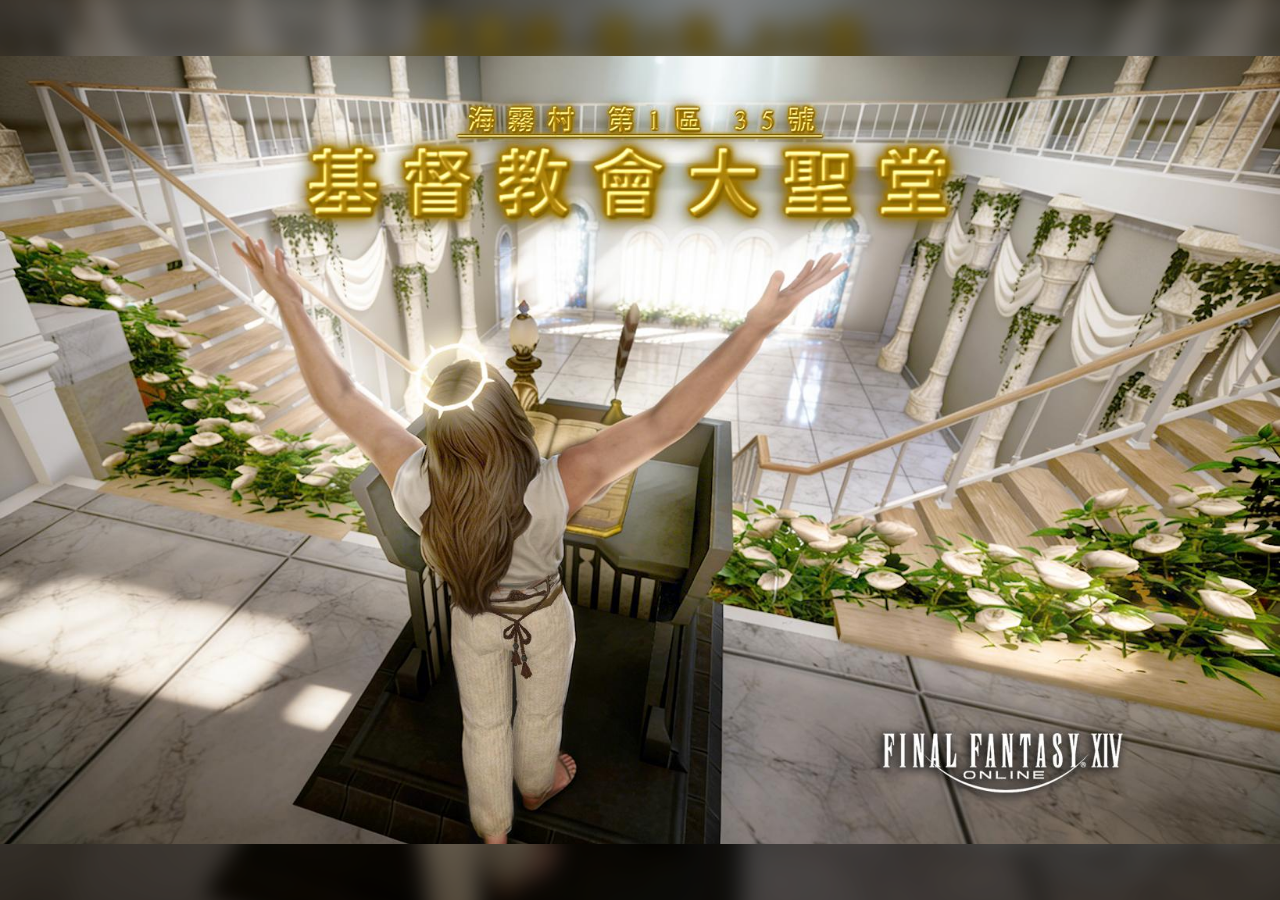
<file: index.html>
<!DOCTYPE html>
<html lang="zh-TW">

<head>
    <meta charset="UTF-8">
    <meta name="viewport" content="width=device-width, initial-scale=1.0">
    <title>FF14 基督教公會 | 艾歐澤亞的團契</title>
    <link rel="icon" type="image/png" href="images/Favicon.png">
    <style>
        body,
        html {
            margin: 0;
            padding: 0;
            height: 100%;
            overflow: hidden;               
            background-color: #ffffff;
        }

        .entry-link {
            display: block;
            width: 100vw;
            height: 100vh;
            position: relative;
            overflow: hidden;
            cursor: pointer;
            background-color: #000;
        }

        /* 後圖層 */
        .back-layer {
            position: absolute;
            top: 0;
            left: 0;
            width: 100%;
            height: 100%;
            background-image: url('images/Photos/church/大聖堂1.jpg');
            background-size: cover;
            background-position: center;


            opacity: 0.65;                          /* 透明度與模糊感 */
            filter: blur(10px) brightness(0.8);;    /* 調整模糊，亮度 */
            transform: scale(1.1);

            z-index: 1;
        }

        /* 前圖層 */
        .front-layer {
            position: absolute;
            top: 0;
            left: 0;
            width: 100%;
            height: 100%;
            display: flex;
            justify-content: center;
            align-items: center;
            z-index: 2;                          
        }

        .front-layer img {
            max-width: 100%;
            max-height: 100%;
            object-fit: contain;
            animation: fadeIn 2s ease-in-out;    /* 淡入動畫 */
        }

        /* fadeIn 屬性 */
        @keyframes fadeIn {
            from {
                opacity: 0;
                transform: scale(1.05);
            }

            to {
                opacity: 1;
                transform: scale(1);
            }
        }
    </style>
</head>

<body>
    <a href="home.html" class="entry-link" onclick="enableMusic()">
        <div class="back-layer"></div>

        <div class="front-layer">
            <img src="images/Photos/church/大聖堂1.jpg" alt="FF14 基督教公會 入口大圖">
        </div>
    </a>
</body>

<script>
function enableMusic() {
    localStorage.setItem('playBgm', 'true');
    localStorage.setItem('resetMusic', 'true');
}
</script>

</html>
</file>
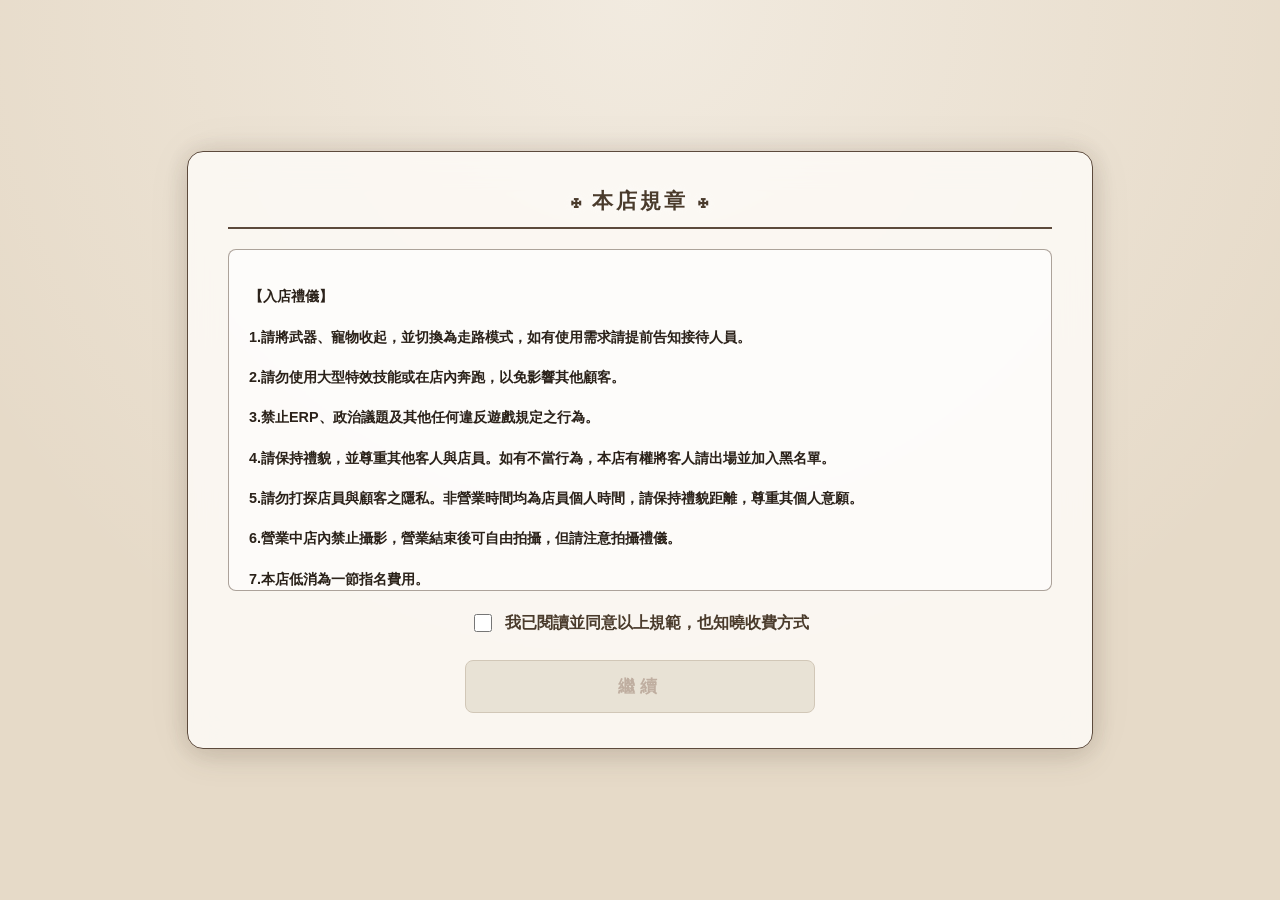
<file: booking.html>
<!DOCTYPE html>
<html lang="zh-TW">

<head>
    <meta charset="UTF-8">
    <meta name="viewport" content="width=device-width, initial-scale=1.0">
    <title>穌一下．預約系統</title>
    <link rel="icon" type="image/png" href="images/JeSoothe/Logos/3.png">
    <link rel="stylesheet" href="css/booking.css?v=260531">
</head>

<body>

    <section id="block-book">
        <div class="booking-container">

            <div id="page-1" class="wizard-step active">
                <h2 class="step-title">☩ 本店規章 ☩</h2>

                <div class="rules-container">
                    <p><strong>【入店禮儀】</strong></p>
                    <p>1.請將武器、寵物收起，並切換為走路模式，如有使用需求請提前告知接待人員。</p>
                    <p>2.請勿使用大型特效技能或在店內奔跑，以免影響其他顧客。</p>
                    <p>3.禁止ERP、政治議題及其他任何違反遊戲規定之行為。</p>
                    <p>4.請保持禮貌，並尊重其他客人與店員。如有不當行為，本店有權將客人請出場並加入黑名單。</p>
                    <p>5.請勿打探店員與顧客之隱私。非營業時間均為店員個人時間，請保持禮貌距離，尊重其個人意願。</p>
                    <p>6.營業中店內禁止攝影，營業結束後可自由拍攝，但請注意拍攝禮儀。</p>
                    <p>7.本店低消為一節指名費用。</p>

                    <p><strong>【預約制度】</strong></p>
                    <p>1.本店採預約優先制，建議提前填寫表單。當日預約截止時間為中午 12:00。</p>
                    <p>2.預約僅保留 10 分鐘，逾時將開放現場指名。</p>
                    <p>3.未預約客人歡迎入店。若心儀公關已被指名，可在大廳候位或指名其他公關。</p>

                    <p><strong>【指名計費方式】</strong></p>
                    <p>1.指名請與接待人員購買信物，一份信物代表一位客人一節的指名費用。</p>
                    <p>2.指名費用以人頭計算。入場時請與門口接待人員結算，並交易對應數量的信物。</p>

                    <p><strong>【對話與隱私】</strong></p>
                    <p>1.為了維護店內客人的談話品質與隱私，公關與客人交流禁用白頻，請將指名公關與同行夥伴加入隊伍中，使用隊伍頻道交流。</p>
                    <p>2.白頻僅限向接待人員提問，或是客人之間交流使用。</p>
                    <p>3.可以使用情感動作文字提示，但請勿洗版。</p>
                </div>

                <div class="checkbox-group">
                    <input type="checkbox" id="agree-checkbox">
                    <label for="agree-checkbox">我已閱讀並同意以上規範，也知曉收費方式</label>
                </div>

                <button type="button" class="submit-booking-btn" id="btn-next-1" disabled>繼續</button>
            </div>

            <div id="page-2" class="wizard-step">
                <h2 class="step-title">預約資料填寫</h2>
                <p class="step-desc">請填寫正確資料，如資料有誤將無法完成預約。</p>

                <div class="form-group">
                    <label class="booking-label">您的遊戲ID <span class="required">*</span></label>
                    <input type="text" id="input-game-id" class="booking-input">
                </div>

                <div class="form-group">
                    <label class="booking-label">您的伺服器 <span class="required">*</span></label>
                    <div class="custom-select-wrapper" style="max-width: 100%;">
                        <select id="select-server" class="booking-select">
                            <option value="" disabled selected>請選擇</option>
                            <option value="伊弗利特">伊弗利特</option>
                            <option value="利維坦">利維坦</option>
                            <option value="奧汀">奧汀</option>
                            <option value="巴哈姆特">巴哈姆特</option>
                            <option value="泰坦">泰坦</option>
                            <option value="迦樓羅">迦樓羅</option>
                            <option value="鳳凰">鳳凰</option>
                        </select>
                    </div>
                </div>

                <div class="form-group">
                    <label class="booking-label">預約人數 <span class="required">*</span></label>
                    <input type="text" inputmode="numeric" maxlength="2" id="input-party-size" class="booking-input"
                        min="1" max="8" value="1">
                </div>

                <div class="form-group">
                    <label class="booking-label">您的Discord ID <span class="required">*</span></label>
                    <p class="sub-label" style="margin-bottom:8px;">如預約失敗，遊戲內無法聯絡您，將由此與您聯絡。</p>
                    <input type="text" id="input-discord" class="booking-input" placeholder="例如: user#1234">
                </div>

                <div class="btn-group-row">
                    <button type="button" class="submit-booking-btn btn-secondary" id="btn-prev-2">返回</button>
                    <button type="button" class="submit-booking-btn" id="btn-next-2" disabled>繼續</button>
                </div>
            </div>

            <div id="page-3" class="wizard-step">
                <h2 class="step-title">預約詳細資訊</h2>

                <div class="booking-section">
                    <h3 class="booking-label">
                        選擇指名公關
                        <div class="tooltip-icon" onclick="">?
                            <span class="tooltip-text">
                                <strong>【指名規則】</strong><br>
                                ．最少指名 1 名公關，最多指名 3 名公關。<br>
                                ．來店人數不滿 3 位，則以人數為上限（例：2 人最多指名 2 位公關）。
                            </span>
                        </div>
                    </h3>
                    <div class="custom-select-wrapper">
                        <select id="host-select" class="booking-select">
                            <option value="" disabled selected>系統載入中...</option>
                        </select>
                    </div>
                </div>

                <div class="booking-section">
                    <h3 class="booking-label">選擇預約日期</h3>
                    <div class="custom-select-wrapper">
                        <select id="date-select" class="booking-select" disabled>
                            <option value="" disabled selected>請先選擇公關</option>
                        </select>
                    </div>
                </div>

                <div class="booking-section">
                    <h3 class="booking-label">
                        選擇預約時段 <span class="sub-label">1節 30 分鐘 (單次最多兩節)</span>
                    </h3>

                    <div id="dynamic-schedule-container">
                        <div class="date-block">
                            <div class="date-header">等待選擇日期...</div>
                            <div class="time-slots-grid" style="display: block;">
                                <div class="time-slot-disabled" id="schedule-status-text">載入班表系統中...</div>
                            </div>
                        </div>
                    </div>

                    <div class="booking-summary">
                        <div class="summary-row">
                            <span class="summary-title">當前指名：</span>
                            <span id="summary-host" class="summary-value">尚未選擇</span>
                        </div>

                        <div class="summary-row">
                            <span class="summary-title">預約人數：</span>
                            <span id="summary-party-size" class="summary-value">1 (人)</span>
                        </div>

                        <div class="summary-row">
                            <span class="summary-title">已選節數：</span>
                            <span id="summary-slots" class="summary-value">0 / 2 (節)</span>
                        </div>

                        <!-- <hr class="dashed-divider">
                        <div class="summary-row total-row">
                            <span class="summary-title">預計總金額：</span>
                            <span id="summary-price" class="gold-text">0 Gil</span>
                        </div> -->
                    </div>

                    <div class="form-group">
                        <label class="booking-label">其他需求 <span class="sub-label">(選填)</span></label>
                        <input type="text" id="input-memo" class="booking-input" placeholder="有任何特殊需求可在此備註">
                    </div>

                    <div class="btn-group-row">
                        <button type="button" class="submit-booking-btn btn-secondary" id="btn-prev-3">返回</button>
                        <button type="button" class="submit-booking-btn" id="submit-booking-btn" disabled>送出預約</button>
                    </div>
                </div>

            </div>
        </div>
    </section>

    <div id="custom-alert" class="custom-alert-overlay">
        <div class="custom-alert-box">
            <h3 class="custom-alert-title">系統提示</h3>
            <p id="custom-alert-message" class="custom-alert-message"></p>
            <div class="custom-alert-btn-group">
                <button type="button" id="custom-alert-cancel-btn" class="alert-btn alert-btn-cancel">取 消</button>
                <button type="button" id="custom-alert-confirm-btn" class="alert-btn">確 定</button>
            </div>
        </div>
    </div>

    <script>
        document.addEventListener('DOMContentLoaded', () => {
            // === 頁面切換邏輯 ===            
            const page1 = document.getElementById('page-1');
            const page2 = document.getElementById('page-2');
            const page3 = document.getElementById('page-3');

            const agreeCheckbox = document.getElementById('agree-checkbox');
            const btnNext1 = document.getElementById('btn-next-1');
            const inputGameId = document.getElementById('input-game-id');
            const selectServer = document.getElementById('select-server');
            const inputPartySize = document.getElementById('input-party-size');
            const inputDiscord = document.getElementById('input-discord');
            const btnNext2 = document.getElementById('btn-next-2');
            const btnPrev2 = document.getElementById('btn-prev-2');
            const btnPrev3 = document.getElementById('btn-prev-3');
            const submitBtn = document.getElementById('submit-booking-btn');

            // Page 1 邏輯
            agreeCheckbox.addEventListener('change', (e) => {
                btnNext1.disabled = !e.target.checked;
            });
            btnNext1.addEventListener('click', () => {
                page1.classList.remove('active');
                page2.classList.add('active');
            });

            // Page 2 邏輯 
            function validatePage2() {
                if (inputGameId.value.trim() !== "" && selectServer.value !== "" && inputDiscord.value.trim() !== "") {
                    btnNext2.disabled = false;
                } else {
                    btnNext2.disabled = true;
                }
            }

            inputGameId.addEventListener('input', validatePage2);
            selectServer.addEventListener('change', validatePage2);
            inputDiscord.addEventListener('input', validatePage2);
            inputPartySize.addEventListener('input', function () {
                this.value = this.value.replace(/[^0-9]/g, '');
                updateSummary();
            });

            btnPrev2.addEventListener('click', () => {
                page2.classList.remove('active');
                page1.classList.add('active');
            });
            btnNext2.addEventListener('click', () => {
                page2.classList.remove('active');
                page3.classList.add('active');
            });
            btnPrev3.addEventListener('click', () => {
                page3.classList.remove('active');
                page2.classList.add('active');
            });

            // === 第三頁 ===
            const MAX_SLOTS = 2;
            // const PRICE_PER_SLOT = 150000;
            const GAS_URL = "https://script.google.com/macros/s/AKfycbyehxRQ5ziO_UBoUKiwE2VUTdFtrbAp_BhIK4uhE2n6dJ-1BCTmqJUvyKImOgRBVJah/exec";

            let currentHost = "";
            let currentDate = "";
            let selectedSlots = [];

            let successfulBookings = 0;

            let globalScheduleData = [];
            let globalHeader = [];

            const hostSelect = document.getElementById('host-select');
            const dateSelect = document.getElementById('date-select');
            const summaryHost = document.getElementById('summary-host');
            const summaryPartySize = document.getElementById('summary-party-size');
            const summarySlots = document.getElementById('summary-slots');
            const summaryPrice = document.getElementById('summary-price');
            const scheduleContainer = document.getElementById('dynamic-schedule-container');
            const statusText = document.getElementById('schedule-status-text');

            // --- 0. 網頁載入：一次性抓取整張班表 ---
            fetch(GAS_URL)
                .then(res => res.json())
                .then(resData => {
                    if (resData.success && resData.data.length > 1) {
                        globalHeader = resData.data[0];
                        globalScheduleData = resData.data.slice(1);

                        // 提取A欄不重複的公關名字
                        let hosts = [...new Set(globalScheduleData.map(r => r[0]).filter(h => h))];
                        let optionsHtml = '<option value="" disabled selected>請選擇公關</option>';
                        hosts.forEach(h => {
                            optionsHtml += `<option value="${h}">${h}</option>`;
                        });
                        hostSelect.innerHTML = optionsHtml;

                        if (statusText) statusText.textContent = "請先選擇公關與日期";
                    } else {
                        hostSelect.innerHTML = '<option value="" disabled selected>查無公關資料</option>';
                        if (statusText) statusText.textContent = "目前無法連線至班表系統";
                    }
                })
                .catch(err => {
                    console.error("讀取班表失敗:", err);
                    hostSelect.innerHTML = '<option value="" disabled selected>連線失敗，請重新整理</option>';
                });

            // --- 1. 當「公關」被選擇時 ---
            hostSelect.addEventListener('change', (e) => {
                currentHost = e.target.value;
                summaryHost.textContent = currentHost;
                currentDate = "";
                clearSelectedSlots();
                renderDefaultStatus("請先選擇預約日期");

                let hostRow = globalScheduleData.find(r => r[0] === currentHost);
                let availableDates = [];

                // 從標題列抓出有開放的日期
                if (hostRow) {
                    for (let i = 1; i < globalHeader.length; i++) {
                        let d = globalHeader[i].split(" ")[0];
                        if (d && !availableDates.includes(d)) {
                            availableDates.push(d);
                        }
                    }
                }

                if (availableDates.length > 0) {
                    let optionsHtml = '<option value="" disabled selected>請選擇預約日期</option>';
                    availableDates.forEach(d => {
                        optionsHtml += `<option value="${d}">${d}</option>`;
                    });
                    dateSelect.innerHTML = optionsHtml;
                    dateSelect.disabled = false;
                } else {
                    dateSelect.innerHTML = '<option value="" disabled selected>該公關目前無排班</option>';
                    dateSelect.disabled = true;
                }
                checkSubmitState();
            });

            // --- 2. 當「日期」被選擇時 ---
            dateSelect.addEventListener('change', (e) => {
                currentDate = e.target.value;
                clearSelectedSlots();

                let hostRow = globalScheduleData.find(r => r[0] === currentHost);
                let slotsHtml = `
                    <div class="date-block">
                        <div class="date-header">${currentDate} 可預約時段</div>
                        <div class="time-slots-grid">
                `;

                if (hostRow) {
                    let hasSlots = false;
                    for (let i = 1; i < globalHeader.length; i++) {
                        let headerDate = globalHeader[i].split(" ")[0];

                        if (headerDate === currentDate) {
                            hasSlots = true;
                            let timeOnly = globalHeader[i].split(" ")[1];
                            let status = hostRow[i] || "未值班";
                            let isAvailable = (status === "可預約");

                            slotsHtml += `
                                <button type="button" class="time-slot-btn" 
                                    data-time="${globalHeader[i]}" ${!isAvailable ? 'disabled' : ''}>
                                    ${timeOnly}
                                    ${!isAvailable ? `<br><small>${status}</small>` : ''}
                                </button>`;
                        }
                    }
                    slotsHtml += `</div></div>`;

                    if (hasSlots) {
                        scheduleContainer.innerHTML = slotsHtml;
                        scheduleContainer.querySelectorAll('.time-slot-btn').forEach(btn =>
                            btn.addEventListener('click', handleTimeSlotClick)
                        );
                    } else {
                        renderDefaultStatus("本日無可用時段");
                    }
                }
                checkSubmitState();
            });

            function renderDefaultStatus(text) {
                scheduleContainer.innerHTML = `
                    <div class="date-block">
                        <div class="date-header">等待選擇...</div>
                        <div class="time-slots-grid" style="display: block;">
                            <div class="time-slot-disabled">${text}</div>
                        </div>
                    </div>`;
            }

            // --- 3. 處理時段點擊 ---
            function handleTimeSlotClick(e) {
                const btn = e.currentTarget;
                const timeValue = btn.getAttribute('data-time');

                if (btn.classList.contains('selected')) {
                    btn.classList.remove('selected');
                    selectedSlots = selectedSlots.filter(t => t !== timeValue);
                } else {
                    if (selectedSlots.length >= MAX_SLOTS) {
                        showCustomAlert(`單次預約最多只能選擇 ${MAX_SLOTS} 節喔！`);
                        return;
                    }
                    btn.classList.add('selected');
                    selectedSlots.push(timeValue);
                }
                updateSummary();
                checkSubmitState();
            }

            function updateSummary() {
                const partySize = parseInt(inputPartySize.value) || 1;
                summarySlots.textContent = `${selectedSlots.length} / ${MAX_SLOTS} (節)`;
                summaryPartySize.textContent = `${partySize} (人)`;
                // summaryPrice.textContent = `${(selectedSlots.length * PRICE_PER_SLOT * partySize).toLocaleString()} Gil`;
            }


            const customAlert = document.getElementById('custom-alert');
            const customAlertMsg = document.getElementById('custom-alert-message');
            const alertConfirmBtn = document.getElementById('custom-alert-confirm-btn');
            const alertCancelBtn = document.getElementById('custom-alert-cancel-btn');

            function showCustomAlert(message, onConfirm = null, showCancel = false, textAlign = 'center', confirmText = '確 定', cancelText = '取 消') {
                customAlertMsg.innerHTML = message.replace(/\n/g, '<br>');
                customAlertMsg.style.textAlign = textAlign;
                
                alertConfirmBtn.textContent = confirmText;
                alertCancelBtn.textContent = cancelText;

                customAlert.style.display = 'flex';
                alertCancelBtn.style.display = showCancel ? 'block' : 'none';

                alertConfirmBtn.onclick = () => {
                    customAlert.style.display = 'none';
                    if (onConfirm) onConfirm();
                };

                alertCancelBtn.onclick = () => {
                    customAlert.style.display = 'none';
                    if (cancelText === '結束預約') {
                        window.location.reload();
                    }
                };
            }

            function checkSubmitState() {
                if (currentHost !== "" && currentDate !== "" && selectedSlots.length > 0) {
                    submitBtn.disabled = false;
                } else {
                    submitBtn.disabled = true;
                }
            }

            function clearSelectedSlots() {
                selectedSlots = [];
                updateSummary();
            }

            submitBtn.addEventListener('click', () => {
                const finalData = {
                    gameId: inputGameId.value,
                    server: selectServer.value,
                    partySize: inputPartySize.value,
                    discord: inputDiscord.value,
                    host: currentHost,
                    date: currentDate,
                    slots: selectedSlots,
                    memo: document.getElementById('input-memo').value
                };

                const cleanSlots = finalData.slots.map(slot => {
                    let parts = slot.split(/[\n ]+/);
                    return parts.length > 1 ? parts[1] : slot;
                }).join(', ');


                const summaryMsg =
                    `請確認您的預約資訊：\n\n` +
                    `【角色 ID】${finalData.gameId}\n` +
                    `【伺服器】${finalData.server}\n` +
                    `【預約人數】${finalData.partySize} 人\n` +
                    `【Discord】${finalData.discord}\n` +
                    `【指名公關】${finalData.host}\n` +
                    `【預約日期】${finalData.date}\n` +
                    `【預約時段】${cleanSlots}\n\n`;


                showCustomAlert(summaryMsg, () => {
                    submitBtn.disabled = true;
                    submitBtn.textContent = "傳 送 中...";

                    fetch(GAS_URL, {
                        method: "POST",
                        body: JSON.stringify(finalData)
                    })
                        .then(res => res.json())
                        .then(resData => {
                            if (resData.success) {
                                // 預約成功，計數器 +1
                                successfulBookings++; 

                                // 計算指名上限 (最多3人，且不超過來店人數)
                                const partySize = parseInt(inputPartySize.value) || 1;
                                const maxHosts = Math.min(3, partySize);
                                const remain = maxHosts - successfulBookings;

                                if (remain > 0) {
                                    showCustomAlert(
                                        `第 ${successfulBookings} 位公關預約成功！\n\n依照您的來店人數，您還可以再指名 ${remain} 位公關。\n請問要繼續預約下一位嗎？`, 
                                        () => {
                                            currentHost = "";
                                            currentDate = "";
                                            clearSelectedSlots();
                                            hostSelect.value = "";
                                            dateSelect.innerHTML = '<option value="" disabled selected>請先選擇公關</option>';
                                            dateSelect.disabled = true;
                                            renderDefaultStatus("請先選擇公關與日期");
                                            summaryHost.textContent = "尚未選擇";
                                            submitBtn.textContent = "送 出 預 約";
                                            checkSubmitState();
                                        }, 
                                        true, 'center', '繼續預約', '結束預約'
                                    );
                                } else {
                                    showCustomAlert(
                                        `預約成功！\n\n您已達到本次來店人數的指名上限，\n穌一下期待與您相見！`, 
                                        () => { window.location.reload(); }
                                    );
                                }
                            } else {
                                showCustomAlert("預約失敗: " + resData.message);
                                submitBtn.disabled = false;
                                submitBtn.textContent = "送 出 預 約";
                            }
                        })
                        .catch(err => {
                            console.error("送出失敗", err);
                            showCustomAlert("網路連線發生錯誤，請稍後再試。");
                            submitBtn.disabled = false;
                            submitBtn.textContent = "送 出 預 約";
                        });
                }, true, 'left');
            });
        });
    </script>
</body>

</html>
</file>
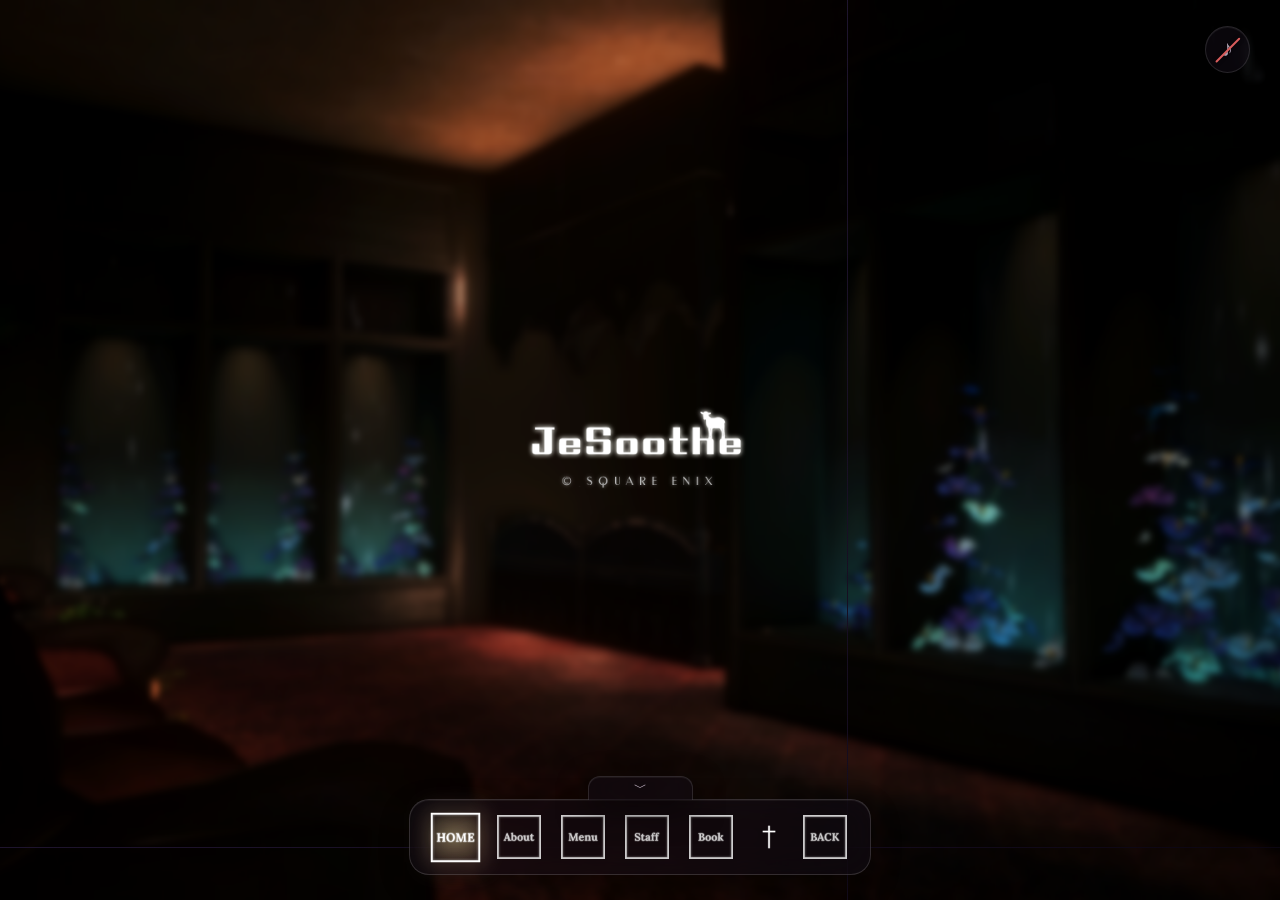
<file: JeSoothe.html>
<!DOCTYPE html>
<html lang="zh-TW">

<head>
    <meta charset="UTF-8">
    <meta name="viewport" content="width=device-width, initial-scale=1.0">
    <title>穌一下．JeSoothe</title>
    <link rel="icon" type="image/png" href="images/JeSoothe/Logos/3.png">
    <link rel="stylesheet" href="css/JeSoothe.css?v=260527">
</head>

<body>
    <audio id="bgm" loop style="display: none; visibility: hidden; position: absolute; width: 0; height: 0;">
        <source src="bgm/JeSootheBGM.mp3" type="audio/mpeg">
    </audio>

    <div class="music-player">
        <div id="music-toggle" class="music-fab" onclick="toggleMusic()">
            <span class="icon">♪</span>
        </div>
    </div>

    <div class="hotbar-wrapper" id="ui-hotbar">
        <button class="hotbar-toggle" onclick="toggleHotbar()" id="hotbar-btn">﹀</button>

        <nav class="hotbar">
            <a href="#home" onclick="switchBlock(event, 'block-home', this)" class="hotbar-slot" data-tooltip="回到首頁">
                <img src="images/JeSoothe/Hotbar/home.png" alt="Home" class="slot-icon">
            </a>
            <a href="#about" onclick="switchBlock(event, 'block-about', this)" class="hotbar-slot" data-tooltip="關於我們">
                <img src="images/JeSoothe/Hotbar/about.png" alt="about" class="slot-icon">
            </a>
            <a href="#service" onclick="switchBlock(event, 'block-service', this)" class="hotbar-slot"
                data-tooltip="服務項目">
                <img src="images/JeSoothe/Hotbar/Menu.png" alt="Service" class="slot-icon">
            </a>
            <a href="#members" onclick="switchBlock(event, 'block-members', this)" class="hotbar-slot"
                data-tooltip="店員介紹">
                <img src="images/JeSoothe/Hotbar/Staff.png" alt="Members" class="slot-icon">
            </a>
            <a href="booking.html" target="_blank" rel="noopener noreferrer" class="hotbar-slot" data-tooltip="預約指名">
                <img src="images/JeSoothe/Hotbar/Book.png" alt="Reservation" class="slot-icon">
            </a>
            <a href="index.html" class="hotbar-slot" data-tooltip="返回教堂">
                <img src="images/JeSoothe/Hotbar/BACK.png" alt="Exit" class="slot-icon">
            </a>
        </nav>
    </div>

    <section id="block-home" class="other-block">
        <picture>
            <!-- <source media="(max-width: 768px)" srcset="images/JeSoothe/耶穌張臂_直.jpg"> -->

            <img src="images/JeSoothe/Background/P2_Home_BG.png" alt="主視覺" class="fullscreen-bg">
        </picture>
        <div class="content-wrapper"> </div>
    </section>

    <section id="block-about" class="other-block">
        <picture>
            <img src="images/JeSoothe/Background/P1_About_BG.png" alt="主視覺" class="fullscreen-bg">
        </picture>
        <div class="content-wrapper">
            <h2>關於我們</h2>
            <h3 class="about-subtitle">巴哈姆特 — 海霧村 9 區 60 號</h3>
            <div class="about-main-container">

                <div class="about-panel">
                    <div class="menu-main-label">穌一下．JeSoothe</div>
                    <div class="about-content-area">
                        <div class="about-desc-text">
                            <p
                                style="color: #fce4a1dd; font-weight: bold; font-size: 1.15rem; letter-spacing: 2px; text-shadow: 0 0 8px rgba(252, 227, 161, 0.4);">
                                靈魂的集散地，心靈的舒緩店</p>
                            <br>
                            <p>在艾奧傑亞的旅途中，<br>我們征戰過無數副本，<br>也見證過無數風景。<br>然而提升裝備更為重要的，<br>是一次真正的安歇。</p>
                            <br>
                            <p>「穌一下」<br>坐落於海霧村明媚的海岸之畔。<br>雖有公關店之形，卻更像一間「心靈的食堂」。</p>
                            <br>
                            <p>此處沒有制式的服務規範，<br>亦無預設的互動腳本。</p>
                            <br>
                            <p
                                style="color: #fce4a1dd; font-weight: bold; font-size: 1.15rem; letter-spacing: 2px; text-shadow: 0 0 8px rgba(252, 227, 161, 0.4);">
                                自由，是我們唯一的風格。</p>
                            <br>
                            <p>我們深信每一位公關都是獨一無二。<br>因此，「穌一下」不設定公關的服務風格：</p>
                            <br>
                            <p>有神性光輝籠罩的神聖救贖；<br>或有如故交重逢的溫暖寒暄；<br>亦或有直率真切的靈動對話。</p>
                            <br>
                            <p>您可隨當下之心境，指名與您頻率最相契之公關。</p>
                            <br>
                            <p>為了守護每一段對話的質感與隱私：<br>
                                ．全店禁絕白頻喧囂：所有言語與歡笑，僅存於您與公關的隊伍頻道之中。<br>
                                ．純粹的對話時光：我們不供應餐飲，僅提供陪伴。</p>
                            <br>
                            <p>無論您是帶著故事而來，<br>抑或僅求片刻溫暖的依偎，<br>「穌一下」已備好一方安適的席位，<br>以及一位願傾聽您心聲的同行者。</p>
                            <br>
                            <p>主將立於海霧村的潮聲之涯，<br>於無盡的浪潮低語中，靜候您的降臨。</p>
                            <br>
                            <p style="color: #fce3a1; text-shadow: 0 1px 4px rgba(0, 0, 0, 0.9);">
                                營業時間：(五)21:00-23:00、(六)20:00-24:00</p>
                        </div>
                    </div>

                    <div class="about-social-links">
                        <a href="https://discord.gg/tzG6a2M9" target="_blank" rel="noopener noreferrer"
                            class="social-btn">
                            <img src="images/JeSoothe/about/discord.png" alt="Discord">
                        </a>
                        <a href="https://www.threads.com/@ffxiv._jesoothe?igshid=NTc4MTIwNjQ2YQ==" target="_blank"
                            rel="noopener noreferrer" class="social-btn">
                            <img src="images/JeSoothe/about/threads.png" alt="Threads">
                        </a>
                    </div>

                </div>

                <div class="about-panel">
                    <div class="menu-main-label right-label">規則與須知</div>
                    <div class="about-content-area">

                        <div class="service-list-row">
                            <div class="list-header-line">
                                <h4>✦ 入店禮儀</h4>
                            </div>
                            <div class="list-desc" style="margin-top: 10px;">
                                <p>1. 請將武器、寵物收起，並切換為走路模式，如有使用需求請提前告知接待人員。</p>
                                <p>2. 請勿使用大型特效技能或在店內奔跑，以免影響其他顧客。</p>
                                <p>3. 禁止 ERP、政治議題及其他任何違反遊戲規定之行為。</p>
                                <p>4. 請保持禮貌，並尊重其他客人與店員。如有不當行為，本店有權將客人請出場並加入黑名單。</p>
                                <p>5. 請勿打探店員與顧客之隱私。非營業時間均為店員個人時間，請保持禮貌距離，尊重其個人意願。</p>
                                <p>6. 營業中店內禁止攝影，營業結束後可自由拍攝，但請注意拍攝禮儀。</p>
                                <p>7. 本店低消為一節指名費用。</p>
                            </div>
                        </div>

                        <div class="service-list-row" style="margin-top: 25px;">
                            <div class="list-header-line">
                                <h4>✦ 預約制度</h4>
                            </div>
                            <div class="list-desc" style="margin-top: 10px;">
                                <p>1. 本店採預約優先制，建議提前填寫表單。當日預約截止時間為中午 12:00。</p>
                                <p>2. 表單預約為維持入店體驗，僅開放預約整點時段。</p>
                                <p>3. 預約僅保留 10 分鐘，逾時將開放現場指名。</p>
                                <p>4. 未預約客人歡迎入店。若心儀公關已被指名，可在大廳候位或指名其他公關。</p>
                            </div>
                        </div>

                        <div class="service-list-row" style="margin-top: 25px;">
                            <div class="list-header-line">
                                <h4>✦ 指名計費方式</h4>
                            </div>
                            <div class="list-desc" style="margin-top: 10px;">
                                <p>1. 指名請與接待人員購買信物，一份信物代表一位客人一節的指名費用。</p>
                                <p>2. 指名費用以人頭計算。入場時請與門口接待人員結算，並交易對應數量的信物。</p>
                            </div>
                        </div>

                        <div class="service-list-row" style="margin-top: 25px;">
                            <div class="list-header-line">
                                <h4>✦ 對話與隱私</h4>
                            </div>
                            <div class="list-desc" style="margin-top: 10px;">
                                <p>1. 為了維護店內客人的談話品質與隱私，公關與客人交流禁用白頻，請將指名公關與同行夥伴加入隊伍中，使用隊伍頻道交流。</p>
                                <p>2. 白頻僅限向接待人員提問，或是客人之間交流使用。</p>
                                <p>3. 可以使用情感動作文字提示，但請勿洗版。</p>
                            </div>
                        </div>
                    </div>
                </div>
            </div>
        </div>
    </section>

    <section id="block-service" class="other-block">
        <picture>
            <img src="images/JeSoothe/Background/P3_Others_BG.png" alt="主視覺" class="fullscreen-bg">
        </picture>

        <div class="content-wrapper">
            <h2>服務項目</h2>
            <div class="mobile-tabs-header">
                <button class="m-tab-btn active" id="btn-tab-left" onclick="switchMobileTab('left')">店內價目表</button>
                <button class="m-tab-btn" id="btn-tab-right" onclick="switchMobileTab('right')">公關個人服務</button>
            </div>

            <div class="service-main-container">

                <div class="service-menu-left m-active">
                    <div class="menu-main-label">店內價目表</div>

                    <div class="service-list-row">
                        <div class="list-header-line">
                            <h4>指名費用</h4>
                            <div class="list-dots"></div>
                            <div class="list-price">150,000 Gil <span class="price-sub">/人</span></div>
                        </div>
                        <div class="list-desc">
                            <p>．服務時間：每節 30 分鐘。</p>
                            <p>．指名信物：請與接待人員購買，一份信物代表一位客人30分鐘的指名費用。</p>
                            <p>．將信物交給您想指名的公關，即代表指名成功，服務將於此時正式開始。</p>
                        </div>
                    </div>

                    <div class="service-list-row">
                        <div class="list-header-line">
                            <h4>續節方式</h4>
                            <div class="list-dots"></div>
                            <div class="list-price">150,000 Gil <span class="price-sub">/人</span></div>
                        </div>
                        <div class="list-desc">
                            <p>．加時規範：結束前 5 分鐘公關將主動詢問。若該公關後續已有預約，恕不接受加時。</p>
                            <p>．每次加時 30 分鐘，同一組客人當日指名同一公關時間上限為 60 分鐘。</p>
                            <p>．超過 60 分鐘請指名其他公關。</p>
                        </div>
                    </div>

                    <div class="service-list-row">
                        <div class="list-header-line">
                            <h4>香檳塔</h4>
                            <div class="list-dots"></div>
                            <div class="list-price">400,000 Gil <span class="price-sub">/座</span></div>
                        </div>
                        <div class="list-desc">
                            <p>．當下所有未被指名的公關將會至您的包廂為您慶祝。</p>
                            <p>．需與接待人員購買相關信物後交易給公關。</p>
                        </div>
                    </div>

                    <div class="service-list-row">
                        <div class="list-header-line">
                            <h4>拍立得服務</h4>
                        </div>

                        <div class="list-sub-item-line">
                            <span class="sub-item-name">．空白拍立得</span>
                            <div class="list-dots"></div>
                            <div class="list-price">50,000 Gil <span class="price-sub">/張</span></div>
                        </div>

                        <div class="list-sub-item-line">
                            <span class="sub-item-name">．簽繪拍立得</span>
                            <div class="list-dots"></div>
                            <div class="list-price">80,000 Gil <span class="price-sub">/張</span></div>
                        </div>

                        <div class="list-desc" style="margin-top: 6px;">
                            <p>．將由本店攝影師協助拍攝。</p>
                            <p>．需與接待人員購買相關信物後交易給公關。</p>
                            <p>．視公關當下指名狀況決定是否開放購買。</p>
                            <p class="desc-highlight">※ 簽繪拍立得請事先詢問該公關是否有提供此服務。</p>
                        </div>
                    </div>

                    <div class="service-list-row">
                        <div class="list-header-line">
                            <h4>駐點繪師</h4>
                        </div>

                        <div class="list-sub-item-line">
                            <span class="sub-item-name">．Q版塗鴉貼紙</span>
                            <div class="list-dots"></div>
                            <div class="list-price">500,000 Gil <span class="price-sub">/人</span></div>
                        </div>
                            <div class="list-desc" style="margin-top: 6px; padding-left: 40px;">
                                <p class="desc-highlight">※ 如需繪製雙人圖請購買 2 份信物。</p>
                            </div>

                        <div class="list-sub-item-line">
                            <span class="sub-item-name">．正比單色插畫</span>
                            <div class="list-dots"></div>
                            <div class="list-price">800,000 Gil <span class="price-sub">/人</span></div>
                        </div>
                            <div class="list-desc" style="margin-top: 6px; padding-left: 40px;">
                                <p class="desc-highlight">※ 僅限單人。</p>
                            </div>

                        <div class="list-desc" style="margin-top: 6px;">
                            <p>．請與庭院雇員購買信物，當日如有此項服務將會於19:00開放購買，售完為止。</p>
                            <p>．Q版信物售價150,000 Gil，入店後請與繪師交易信物以及350,000 Gil。</p>
                            <p>．正比信物售價240,000 Gil，入店後請與繪師交易信物以及560,000 Gil。</p>
                            <p>．一組客人預計花費 1 - 1.5 小時，請確認時間是否充裕。</p>
                        </div>                            
                    </div>                    
                    
                    <div class="service-list-row">
                        <div class="list-header-line">
                            <h4>公關個人加購項目</h4>
                            <div class="list-dots"></div>
                            <div class="list-price text-btn-style">依公關定價</div>
                        </div>
                        <div class="list-desc">
                            <p>．公關可能提供額外服務，詳細內容與價格請見公關介紹頁面。</p>
                            <p>．加購項目請與該指名公關確認並支付。</p>
                            <p>．僅可加購當日指名公關之個人項目。</p>
                        </div>
                    </div>
                </div>

                <div class="service-sidebar-right">
                    <div class="service-tabs-container">
                        <button class="scroll-arrow left" onclick="scrollTabs(-1)">〈</button>
                        <div class="service-tabs-viewport" id="tabs-viewport">
                            <div class="category-card active" onclick="showCategory('ID1')">
                                <div class="circle-img"><img src="images/JeSoothe/members/btn/耶穌.jpg" alt=""></div>
                                <span>耶穌</span>
                            </div>
                            <div class="category-card" onclick="showCategory('ID2')">
                                <div class="circle-img"><img src="images/JeSoothe/members/btn/草莓蘋果派.jpg" alt=""></div>
                                <span>草莓蘋果派</span>
                            </div>
                            <div class="category-card" onclick="showCategory('ID3')">
                                <div class="circle-img"><img src="images/JeSoothe/members/btn/宮崎三高.jpg" alt=""></div>
                                <span>宮崎三高</span>
                            </div>
                            <div class="category-card" onclick="showCategory('ID4')">
                                <div class="circle-img"><img src="images/JeSoothe/members/btn/索爾恩.jpg" alt=""></div>
                                <span>索爾恩</span>
                            </div>
                            <div class="category-card" onclick="showCategory('ID5')">
                                <div class="circle-img"><img src="images/JeSoothe/members/btn/曜恆.jpg" alt=""></div>
                                <span>曜恆</span>
                            </div>
                            <div class="category-card" onclick="showCategory('ID6')">
                                <div class="circle-img"><img src="images/JeSoothe/members/btn/秋藍星夜.jpg" alt=""></div>
                                <span>秋藍星夜</span>
                            </div>
                            <div class="category-card" onclick="showCategory('ID7')">
                                <div class="circle-img"><img src="images/JeSoothe/members/btn/小茶茶.jpg" alt=""></div>
                                <span>小茶茶</span>
                            </div>
                            <div class="category-card" onclick="showCategory('ID8')">
                                <div class="circle-img"><img src="images/JeSoothe/members/btn/陌上旌.jpg" alt=""></div>
                                <span>陌上旌</span>
                            </div>
                            <div class="category-card" onclick="showCategory('ID9')">
                                <div class="circle-img"><img src="images/JeSoothe/members/btn/抖腳狂人鳥.jpg" alt=""></div>
                                <span>抖腳狂人鳥</span>
                            </div>
                            <div class="category-card" onclick="showCategory('ID10')">
                                <div class="circle-img"><img src="images/JeSoothe/members/btn/黑鷚鷚.jpg" alt=""></div>
                                <span>黑鷚鷚</span>
                            </div>
                            <div class="category-card" onclick="showCategory('ID11')">
                                <div class="circle-img"><img src="images/JeSoothe/members/btn/仙餅.jpg" alt=""></div>
                                <span>仙餅</span>
                            </div>
                            <div class="category-card" onclick="showCategory('ID12')">
                                <div class="circle-img"><img src="images/JeSoothe/members/btn/Kennyt.jpg" alt=""></div>
                                <span>Kennyt</span>
                            </div>
                            <div class="category-card" onclick="showCategory('ID13')">
                                <div class="circle-img"><img src="images/JeSoothe/members/btn/法珀爾.jpg" alt=""></div>
                                <span>法珀爾</span>
                            </div>
                            <div class="category-card" onclick="showCategory('ID14')">
                                <div class="circle-img"><img src="images/JeSoothe/members/btn/珀洛托.jpg" alt=""></div>
                                <span>珀洛托</span>
                            </div>
                            <div class="category-card " onclick="showCategory('ID15')">
                                <div class="circle-img"><img src="images/JeSoothe/members/btn/箬若.jpg" alt=""></div>
                                <span>箬若</span>
                            </div>
                            <div class="category-card" onclick="showCategory('ID16')">
                                <div class="circle-img"><img src="images/JeSoothe/members/btn/兔紙.jpg" alt=""></div>
                                <span>兔紙不吃紙</span>
                            </div>
                            <div class="category-card" onclick="showCategory('ID17')">
                                <div class="circle-img"><img src="images/JeSoothe/members/btn/乾煎巨蝦仁.jpg" alt=""></div>
                                <span>乾煎巨蝦仁</span>
                            </div>
                            <div class="category-card" onclick="showCategory('ID18')">
                                <div class="circle-img"><img src="images/JeSoothe/members/btn/瑟歐菲爾.jpg" alt=""></div>
                                <span>瑟歐菲爾</span>
                            </div>
                            <div class="category-card" onclick="showCategory('ID19')">
                                <div class="circle-img"><img src="images/JeSoothe/members/btn/亞諾.jpg" alt=""></div>
                                <span>亞諾</span>
                            </div>
                            <div class="category-card" onclick="showCategory('ID20')">
                                <div class="circle-img"><img src="images/JeSoothe/members/btn/酩玖.jpg" alt=""></div>
                                <span>酩玖</span>
                            </div>
                            <div class="category-card" onclick="showCategory('ID21')">
                                <div class="circle-img"><img src="images/JeSoothe/members/btn/茉茉.jpg" alt=""></div>
                                <span>臭茉茉</span>
                            </div>
                            <div class="category-card" onclick="showCategory('ID22')">
                                <div class="circle-img"><img src="images/JeSoothe/members/btn/実羅.jpg" alt=""></div>
                                <span>実羅</span>
                            </div>
                            <div class="category-card" onclick="showCategory('ID23')">
                                <div class="circle-img"><img src="images/JeSoothe/members/btn/勞贖好肥.jpg" alt=""></div>
                                <span>勞贖好肥</span>
                            </div>
                            <div class="category-card" onclick="showCategory('ID24')">
                                <div class="circle-img"><img src="images/JeSoothe/members/btn/波波透可.jpg" alt=""></div>
                                <span>波波透可</span>
                            </div>    
                            <div class="category-card" onclick="showCategory('ID25')">
                                <div class="circle-img"><img src="images/JeSoothe/members/btn/麻迦蒼.jpg" alt=""></div>
                                <span>麻迦蒼</span>
                            </div>     
                            <div class="category-card" onclick="showCategory('ID26')">
                                <div class="circle-img"><img src="images/JeSoothe/members/btn/草草.jpg" alt=""></div>
                                <span>草草</span>
                            </div>      
                            <div class="category-card" onclick="showCategory('ID27')">
                                <div class="circle-img"><img src="images/JeSoothe/members/btn/肩刀一百劊.jpg" alt=""></div>
                                <span>肩刀一百劊</span>
                            </div>     
                            <div class="category-card" onclick="showCategory('ID28')">
                                <div class="circle-img"><img src="images/JeSoothe/members/btn/伊萊諾斯.jpg" alt=""></div>
                                <span>伊萊諾斯</span>
                            </div>                                                                                                          
                        </div>
                        <button class="scroll-arrow right" onclick="scrollTabs(1)">〉</button>
                    </div>

                    <div class="menu-main-label right-label">公關個人服務</div>

                    <div class="service-content-area">
                        <div id="cat-ID1" class="service-cat-block active">
                            <h3 class="staff-name-title">耶穌</h3>
                            <div class="service-list-row">
                                <div class="list-header-line">
                                    <h4>✦ 簽繪拍立得</h4>
                                    <div class="list-dots"></div>
                                    <div class="list-price">✕</div>
                                </div>
                            </div>
                            <div class="service-list-row">
                                <div class="list-header-line">
                                    <h4>✦ 祈禱告解</h4>
                                    <div class="list-dots"></div>
                                    <div class="list-price">50,000 Gil</div>
                                </div>
                                <div class="list-desc">
                                    <p>．你可以跟我說你這一週犯的錯。我不會笑你，也不罵你，為你祈禱。</p>
                                </div>
                            </div>
                            <div class="service-list-row">
                                <div class="list-header-line">
                                    <h4>✦ 神蹟復活</h4>
                                    <div class="list-dots"></div>
                                    <div class="list-price">10,000 Gil</div>
                                </div>
                                <div class="list-desc">
                                    <p>．在店內死亡的弟兄姊妹, 為你上演一場復活神蹟。</p>
                                </div>
                            </div>
                            <div class="service-list-row">
                                <div class="list-header-line">
                                    <h4>✦ 為耶穌獻上最大祝福</h4>
                                    <div class="list-dots"></div>
                                    <div class="list-price">100,000 Gil以上</div>
                                </div>
                                <div class="list-desc">
                                    <p>．沒任何服務，只願你平安。</p>
                                </div>
                            </div>
                            <div class="service-list-row">
                                <br>
                                <div class="list-desc">
                                    <p>備註：</p>
                                    <p>上班時間不定。遇到我就是當天的奇蹟。<br>請勿餵食。我吃五餅二魚就行了。</p>
                                </div>
                            </div>
                        </div>

                        <div id="cat-ID2" class="service-cat-block">
                            <h3 class="staff-name-title">草莓蘋果派</h3>
                            <div class="service-list-row">
                                <div class="list-header-line">
                                    <h4>✦ 簽繪拍立得</h4>
                                    <div class="list-dots"></div>
                                    <div class="list-price">◯</div>
                                </div>
                            </div>
                            <div class="service-list-row">
                                <div class="list-header-line">
                                    <h4>✦ 兔女郎人男寫真</h4>
                                    <div class="list-dots"></div>
                                    <div class="list-price">15,000 Gil</div>
                                </div>
                                <div class="list-desc">
                                    <p>．欸，這是我買的兔女郎人男寫真，分享給你。</p>
                                </div>
                            </div>
                            <div class="service-list-row">
                                <div class="list-header-line">
                                    <h4>✦ 死庫水人男寫真</h4>
                                    <div class="list-dots"></div>
                                    <div class="list-price">30,000 Gil</div>
                                </div>
                                <div class="list-desc">
                                    <p>．上次我去同人場買死庫水人男寫真送的簽名照，分你一張。</p>
                                </div>
                            </div>
                        </div>

                        <div id="cat-ID3" class="service-cat-block">
                            <h3 class="staff-name-title">宮崎三高</h3>
                            <div class="service-list-row">
                                <div class="list-header-line">
                                    <h4>✦ 簽繪拍立得</h4>
                                    <div class="list-dots"></div>
                                    <div class="list-price">◯</div>
                                </div>
                            </div>
                            <div class="service-list-row">
                                <div class="list-header-line">
                                    <h4>✦ JeSoothe插花體驗</h4>
                                    <div class="list-dots"></div>
                                    <div class="list-price">450,000 Gil</div>
                                </div>
                                <div class="list-desc">
                                    <p>．希望這抹花香，能成為冒險者們忙碌之餘的一絲慰藉。</p>
                                    <p>．預約制︱單人插花服務（1-1.5小時)</p>
                                    <p>．體驗內容為純色背景+模特插花+打光，並提供五張紀念照片。</p>
                                    <p>．請預約週六最晚的時段，並在預約表單備註欄告知需要插花體驗。</p>
                                    <p>．紀念照片客人可自由收藏或是發布於社群。</p>
                                    <p>．有任何問題請至threads私訊或是在穌一下DC「我有問題」頻道@宮崎三高詢問。</p>
                                </div>
                            </div>
                        </div>

                        <div id="cat-ID4" class="service-cat-block">
                            <h3 class="staff-name-title">索爾恩</h3>
                            <div class="service-list-row">
                                <div class="list-header-line">
                                    <h4>✦ 簽繪拍立得</h4>
                                    <div class="list-dots"></div>
                                    <div class="list-price">◯</div>
                                </div>
                            </div>
                            <div class="service-list-row">
                                <div class="list-header-line">
                                    <h4>✦ 簡易Q版小插圖</h4>
                                    <div class="list-dots"></div>
                                    <div class="list-price">10,000 Gil</div>
                                </div>
                                <div class="list-desc">
                                    <p>．無上色，時間約5-15分鐘，私訊提供雲端下載。</p>
                                </div>
                            </div>
                        </div>

                        <div id="cat-ID5" class="service-cat-block">
                            <h3 class="staff-name-title">曜恆</h3>
                            <div class="service-list-row">
                                <div class="list-header-line">
                                    <h4>✦ 簽繪拍立得</h4>
                                    <div class="list-dots"></div>
                                    <div class="list-price">✕</div>
                                </div>
                            </div>
                        </div>

                        <div id="cat-ID6" class="service-cat-block">
                            <h3 class="staff-name-title">秋藍星夜</h3>
                            <div class="service-list-row">
                                <div class="list-header-line">
                                    <h4>✦ 簽繪拍立得</h4>
                                    <div class="list-dots"></div>
                                    <div class="list-price">✕</div>
                                </div>
                            </div>
                            <div class="service-list-row">
                                <div class="list-header-line">
                                    <h4>✦ 秋秋的星藍石</h4>
                                    <div class="list-dots"></div>
                                    <div class="list-price">7,777 Gil</div>
                                </div>
                                <div class="list-desc">
                                    <p>．象徵著幸運與希望的藍寶石，請帶上蘊含著我滿滿心意的祝福，走遍艾奧傑亞的每個角落吧<3 </p>
                                </div>
                            </div>
                        </div>

                        <div id="cat-ID7" class="service-cat-block">
                            <h3 class="staff-name-title">小茶茶</h3>
                            <div class="service-list-row">
                                <div class="list-header-line">
                                    <h4>✦ 簽繪拍立得</h4>
                                    <div class="list-dots"></div>
                                    <div class="list-price">✕</div>
                                </div>
                            </div>
                            <div class="service-list-row">
                                <div class="list-header-line">
                                    <h4>✦ 茶茶泡的茶</h4>
                                    <div class="list-dots"></div>
                                    <div class="list-price">5,000 Gil</div>
                                </div>
                                <div class="list-desc">
                                    <p>． 用茶茶本人泡出來的茶。永遠都是高山茶。</p>
                                </div>
                            </div>
                        </div>

                        <div id="cat-ID8" class="service-cat-block">
                            <h3 class="staff-name-title">陌上旌</h3>
                            <div class="service-list-row">
                                <div class="list-header-line">
                                    <h4>✦ 簽繪拍立得</h4>
                                    <div class="list-dots"></div>
                                    <div class="list-price">◯</div>
                                </div>
                            </div>
                        </div>

                        <div id="cat-ID9" class="service-cat-block">
                            <h3 class="staff-name-title">抖腳狂人鳥</h3>
                            <div class="service-list-row">
                                <div class="list-header-line">
                                    <h4>✦ 簽繪拍立得</h4>
                                    <div class="list-dots"></div>
                                    <div class="list-price">✕</div>
                                </div>
                            </div>
                            <div class="service-list-row">
                                <div class="list-header-line">
                                    <h4>✦ 100 Gil的祝禱</h4>
                                    <div class="list-dots"></div>
                                    <div class="list-price">100 Gil</div>
                                </div>
                                <div class="list-desc">
                                    <p>．增加客人的賭運，效力大概等同於100 Gil。</p>
                                </div>
                            </div>
                        </div>

                        <div id="cat-ID10" class="service-cat-block">
                            <h3 class="staff-name-title">黑鷚鷚</h3>
                            <div class="service-list-row">
                                <div class="list-header-line">
                                    <h4>✦ 簽繪拍立得</h4>
                                    <div class="list-dots"></div>
                                    <div class="list-price">◯</div>
                                </div>
                            </div>
                            <div class="service-list-row">
                                <div class="list-header-line">
                                    <h4>✦ 矜持</h4>
                                    <div class="list-dots"></div>
                                    <div class="list-price">10,000 Gil</div>
                                </div>
                                <div class="list-desc">
                                    <p>．貓就該有貓的樣子，不准給我用顔文字！！ヽ(#`Д´)ﾉ</p>
                                </div>
                                <div class="list-header-line">
                                    <h4>✦ 驚喜</h4>
                                    <div class="list-dots"></div>
                                    <div class="list-price">20,000 Gil</div>
                                </div>
                                <div class="list-desc">
                                    <p>．筆都拿出來了。（此為購買拍立得簽繪後可加購項目）</p>
                                </div>
                            </div>
                        </div>

                        <div id="cat-ID11" class="service-cat-block">
                            <h3 class="staff-name-title">仙餅</h3>
                            <div class="service-list-row">
                                <div class="list-header-line">
                                    <h4>✦ 簽繪拍立得</h4>
                                    <div class="list-dots"></div>
                                    <div class="list-price">✕</div>
                                </div>
                            </div>
                        </div>

                        <div id="cat-ID12" class="service-cat-block">
                            <h3 class="staff-name-title">Kennyt</h3>
                            <div class="service-list-row">
                                <div class="list-header-line">
                                    <h4>✦ 簽繪拍立得</h4>
                                    <div class="list-dots"></div>
                                    <div class="list-price">✕</div>
                                </div>
                            </div>
                            <div class="service-list-row">
                                <div class="list-header-line">
                                    <h4>✦ 不聊天只彈琴</h4>
                                    <div class="list-dots"></div>
                                    <div class="list-price">200,000 Gil</div>
                                </div>
                                <div class="list-desc">
                                    <p>．客人可提出想聽什麼類型的歌曲，會盡可能滿足要求。</p>
                                </div>
                            </div>
                        </div>

                        <div id="cat-ID13" class="service-cat-block">
                            <h3 class="staff-name-title">法珀爾</h3>
                            <div class="service-list-row">
                                <div class="list-header-line">
                                    <h4>✦ 簽繪拍立得</h4>
                                    <div class="list-dots"></div>
                                    <div class="list-price">✕</div>
                                </div>
                            </div>
                            <div class="service-list-row">
                                <div class="list-header-line">
                                    <h4>✦ 鯰魚送幸福</h4>
                                    <div class="list-dots"></div>
                                    <div class="list-price">50,000 Gil</div>
                                </div>
                                <div class="list-desc">
                                    <p>．穿著鯰魚套裝送上新鮮特餐，運氣好的話會看到跳舞服務。</p>
                                </div>
                            </div>
                        </div>

                        <div id="cat-ID14" class="service-cat-block">
                            <h3 class="staff-name-title">珀洛托</h3>
                            <div class="service-list-row">
                                <div class="list-header-line">
                                    <h4>✦ 簽繪拍立得</h4>
                                    <div class="list-dots"></div>
                                    <div class="list-price">✕</div>
                                </div>
                            </div>
                            <div class="service-list-row">
                                <div class="list-header-line">
                                    <h4>✦ 塔羅礦石邀請之旅</h4>
                                    <div class="list-dots"></div>
                                    <div class="list-price">1問題/100,000 Gil</div>
                                </div>
                                <div class="list-desc">
                                    <p>．能量會變化，習慣不超過2題，以不干預生命為主，只提供建議，決定還是在個人手上。</p>
                                </div>
                            </div>
                            <div class="service-list-row">
                                <br>
                                <div class="list-desc">
                                    <p>備註：</p>
                                    <p>可能要看當天塔牌跟礦石的心情，來決定是否有這個項目。</p>
                                </div>
                            </div>
                        </div>

                        <div id="cat-ID15" class="service-cat-block">
                            <h3 class="staff-name-title">箬若</h3>
                            <div class="service-list-row">
                                <div class="list-header-line">
                                    <h4>✦ 簽繪拍立得</h4>
                                    <div class="list-dots"></div>
                                    <div class="list-price">◯</div>
                                </div>
                            </div>
                            <div class="service-list-row">
                                <div class="list-header-line">
                                    <h4>✦ 女裝驚喜包</h4>
                                    <div class="list-dots"></div>
                                    <div class="list-price">5,000 Gil</div>
                                </div>
                                <div class="list-desc">
                                    <p>．男精靈的長腿將展示最美的禮服。</p>
                                </div>
                            </div>
                        </div>

                        <div id="cat-ID16" class="service-cat-block">
                            <h3 class="staff-name-title">兔紙不吃紙</h3>
                            <div class="service-list-row">
                                <div class="list-header-line">
                                    <h4>✦ 簽繪拍立得</h4>
                                    <div class="list-dots"></div>
                                    <div class="list-price">✕</div>
                                </div>
                            </div>
                            <div class="service-list-row">
                                <div class="list-header-line">
                                    <h4>✦ 談話模式切換盲盒</h4>
                                    <div class="list-dots"></div>
                                    <div class="list-price long-price">結束後隨喜打賞<br><span
                                            class="price-sub">/參與者每人每次</span></div>
                                </div>
                                <div class="list-desc">
                                    <p>．看當日狀態隨機切換談話模式，如：好閨蜜、中二、吐槽、自戀、誇誇怪、厭世、撿到槍……等，隨機切換。</p>
                                </div>
                            </div>
                            <div class="service-list-row">
                                <div class="list-header-line">
                                    <h4>✦ 遊戲主持</h4>
                                    <div class="list-dots"></div>
                                    <div class="list-price long-price">結束後隨喜打賞<br><span
                                            class="price-sub">/參與者每人每次</span></div>
                                </div>
                                <div class="list-desc">
                                    <p>． 可帶領客人們進行簡易對話遊戲，如海龜湯、狼人殺、真心話大冒險。(註：狼人殺需6人以上才可進行)</p>
                                </div>
                            </div>
                            <div class="service-list-row">
                                <div class="list-header-line">
                                    <h4>✦ 貼面舞</h4>
                                    <div class="list-dots"></div>
                                    <div class="list-price long-price">結束後隨喜打賞<br><span
                                            class="price-sub">/參與者每人每次</span></div>
                                </div>
                                <div class="list-desc">
                                    <p>． 整套流程約1~2分鐘——隨心情接單。（註：此服務項目含裸上身，介意者請勿點）</p>
                                </div>
                            </div>
                        </div>

                        <div id="cat-ID17" class="service-cat-block">
                            <h3 class="staff-name-title">乾煎巨蝦仁</h3>
                            <div class="service-list-row">
                                <div class="list-header-line">
                                    <h4>✦ 簽繪拍立得</h4>
                                    <div class="list-dots"></div>
                                    <div class="list-price">◯</div>
                                </div>
                            </div>
                            <div class="service-list-row">
                                <div class="list-header-line">
                                    <h4>✦ 驚喜包</h4>
                                    <div class="list-dots"></div>
                                    <div class="list-price">10,000 Gil</div>
                                </div>
                                <div class="list-desc">
                                    <p>．聊天結束後隨機掉落小驚喜。可能是Q版小人、奇怪迷因、狗狗影片，或一些小東西。內容全憑當下感覺^_-</p>
                                </div>
                            </div>
                        </div>

                        <div id="cat-ID18" class="service-cat-block">
                            <h3 class="staff-name-title">瑟歐菲爾</h3>
                            <div class="service-list-row">
                                <div class="list-header-line">
                                    <h4>✦ 簽繪拍立得</h4>
                                    <div class="list-dots"></div>
                                    <div class="list-price">◯</div>
                                </div>
                            </div>
                            <div class="service-list-row">
                                <div class="list-header-line">
                                    <h4>✦ 旅行明信片</h4>
                                    <div class="list-dots"></div>
                                    <div class="list-price">30,000 Gil</div>
                                </div>
                                <div class="list-desc">
                                    <p>．與您分享我在旅途中捕捉到的景色以及心情小語。</p>
                                    <p>．明信片將會於三天後的晚上寄送至雲端網址。</p>
                                </div>
                            </div>
                        </div>

                        <div id="cat-ID19" class="service-cat-block">
                            <h3 class="staff-name-title">亞諾</h3>
                            <div class="service-list-row">
                                <div class="list-header-line">
                                    <h4>✦ 簽繪拍立得</h4>
                                    <div class="list-dots"></div>
                                    <div class="list-price">◯</div>
                                </div>
                            </div>
                            <div class="service-list-row">
                                <div class="list-header-line">
                                    <h4>✦ 更衣</h4>
                                    <div class="list-dots"></div>
                                    <div class="list-price">10,000 Gil</div>
                                </div>
                                <div class="list-desc">
                                    <p>．編號1~3隨機抽選一套服裝讓我穿，內含一套女裝，有一次重新抽選的機會。</p>
                                </div>
                            </div>
                        </div>

                        <div id="cat-ID20" class="service-cat-block">
                            <h3 class="staff-name-title">酩玖</h3>
                            <div class="service-list-row">
                                <div class="list-header-line">
                                    <h4>✦ 簽繪拍立得</h4>
                                    <div class="list-dots"></div>
                                    <div class="list-price">◯</div>
                                </div>
                            </div>
                            <div class="service-list-row">
                                <div class="list-header-line">
                                    <h4>✦ 陰濕男寫真</h4>
                                    <div class="list-dots"></div>
                                    <div class="list-price">20,000 Gil</div>
                                </div>
                                <div class="list-desc">
                                    <p>．將我...送給予你。 </p>
                                </div>
                            </div>
                            <div class="service-list-row">
                                <div class="list-header-line">
                                    <h4>✦ 要一直一直在一起</h4>
                                    <div class="list-dots"></div>
                                    <div class="list-price">60,000 Gil</div>
                                </div>
                                <div class="list-desc">
                                    <p>．以此照為證，我們會...永遠在一起的，對嗎？ </p>
                                </div>
                            </div>
                        </div>

                        <div id="cat-ID21" class="service-cat-block">
                            <h3 class="staff-name-title">臭茉茉</h3>
                            <div class="service-list-row">
                                <div class="list-header-line">
                                    <h4>✦ 簽繪拍立得</h4>
                                    <div class="list-dots"></div>
                                    <div class="list-price">◯</div>
                                </div>
                            </div>
                            <div class="service-list-row">
                                <div class="list-header-line">
                                    <h4>✦ 花語祝福</h4>
                                    <div class="list-dots"></div>
                                    <div class="list-price">15,000 Gil</div>
                                </div>
                                <div class="list-desc">
                                    <p>．從對您的感覺上隨機掉落感應到的祝福與『花類飾品』。</p>
                                </div>
                            </div>
                            <div class="service-list-row">
                                <div class="list-header-line">
                                    <h4>✦ 饗宴</h4>
                                    <div class="list-dots"></div>
                                    <div class="list-price">10,000 Gil</div>
                                </div>
                                <div class="list-desc">
                                    <p>．會準備當日的特殊餐點，請您一同享用。</p>
                                </div>
                            </div>
                            <div class="service-list-row">
                                <div class="list-header-line">
                                    <h4>✦ 治癒</h4>
                                    <div class="list-dots"></div>
                                    <div class="list-price">10,000 Gil</div>
                                </div>
                                <div class="list-desc">
                                    <p>．會從對您當日的感覺為您準備只屬於您的特殊藥水。</p>
                                </div>
                            </div>
                        </div>

                        <div id="cat-ID22" class="service-cat-block">
                            <h3 class="staff-name-title">実羅</h3>
                            <div class="service-list-row">
                                <div class="list-header-line">
                                    <h4>✦ 簽繪拍立得</h4>
                                    <div class="list-dots"></div>
                                    <div class="list-price">◯</div>
                                </div>
                            </div>
                            <div class="service-list-row">
                                <div class="list-header-line">
                                    <h4>✦ 單人拍立得</h4>
                                    <div class="list-dots"></div>
                                    <div class="list-price">30,000 Gil</div>
                                </div>
                                <div class="list-desc">
                                    <p>．実羅的單人畫拍，沒有範例，但有滿版塗鴉，保證每一張都不一樣！</p>
                                </div>
                            </div>
                            <div class="service-list-row">
                                <div class="list-header-line">
                                    <h4>✦ 歌曲分享</h4>
                                    <div class="list-dots"></div>
                                    <div class="list-price">5,000 Gil</div>
                                </div>
                                <div class="list-desc">
                                    <p>．當下憑感覺向您推薦歌曲，日韓中粵美都可能會有！</p>
                                </div>
                            </div>
                            <div class="service-list-row">
                                <div class="list-header-line">
                                    <h4>✦ 朔月骰子</h4>
                                    <div class="list-dots"></div>
                                    <div class="list-price">50,000 Gil</div>
                                </div>
                                <div class="list-desc">
                                    <p>．賭博？不賭錢，也有很多好玩的，對吧？(每位客人限一次) </p>
                                </div>
                            </div>
                        </div>

                        <div id="cat-ID23" class="service-cat-block">
                            <h3 class="staff-name-title">勞贖好肥</h3>
                            <div class="service-list-row">
                                <div class="list-header-line">
                                    <h4>✦ 簽繪拍立得</h4>
                                    <div class="list-dots"></div>
                                    <div class="list-price">◯</div>
                                </div>
                            </div>
                            <div class="service-list-row">
                                <div class="list-header-line">
                                    <h4>✦ 也許你會更喜歡這樣的我</h4>
                                    <div class="list-dots"></div>
                                    <div class="list-price">10,000 Gil</div>
                                </div>
                                <div class="list-desc">
                                    <p>．編號1~3隨機抽選一套服裝與你共度夜晚，小心不要抽到奇怪的東西了。</p>
                                </div>
                            </div>
                            <div class="service-list-row">
                                <div class="list-header-line">
                                    <h4>✦ 外帶宵夜</h4>
                                    <div class="list-dots"></div>
                                    <div class="list-price">50,000  Gil</div>
                                </div>
                                <div class="list-desc">
                                    <p>．拍立得加購項目，花費幾分鐘左右的Q版糰子繪製，附贈去背檔。</p>
                                </div>
                            </div>                            
                        </div>

                        <div id="cat-ID24" class="service-cat-block">
                            <h3 class="staff-name-title">波波透可</h3>
                            <div class="service-list-row">
                                <div class="list-header-line">
                                    <h4>✦ 簽繪拍立得</h4>
                                    <div class="list-dots"></div>
                                    <div class="list-price">◯</div>
                                </div>
                            </div>
                            <div class="service-list-row">
                                <div class="list-header-line">
                                    <h4>✦ 飼料補給</h4>
                                    <div class="list-dots"></div>
                                    <div class="list-price">100 Gil</div>
                                </div>
                                <div class="list-desc">
                                    <p>．要跟波波一起吃嗎？相信這個口感你一定會喜歡。</p>
                                </div>
                            </div>
                            <div class="service-list-row">
                                <div class="list-header-line">
                                    <h4>✦ 客選衣裝</h4>
                                    <div class="list-dots"></div>
                                    <div class="list-price">1,000 Gil</div>
                                </div>
                                <div class="list-desc">
                                    <p>．從1-20當中選擇一個你喜歡的數字，波波將依照你選擇的數字切換對應的衣裝，此項目當日只能使用一次，使用後可依照需求恢復原本的衣裝。</p>
                                </div>
                            </div>     
                            <div class="service-list-row">
                                <div class="list-header-line">
                                    <h4>✦ 代行留影</h4>
                                    <div class="list-dots"></div>
                                    <div class="list-price">? Gil</div>
                                </div>
                                <div class="list-desc">
                                    <p>．由於不是專業的光之攝影師，與以往平常不同的隨興攝影(非拍立得形式)，只是與你一起留下曾經來訪時的回憶。</p>
                                </div>
                            </div>                                
                        </div>

                        <div id="cat-ID25" class="service-cat-block">
                            <h3 class="staff-name-title">麻迦蒼</h3>
                            <div class="service-list-row">
                                <div class="list-header-line">
                                    <h4>✦ 簽繪拍立得</h4>
                                    <div class="list-dots"></div>
                                    <div class="list-price">✕</div>
                                </div>
                            </div>
                            <div class="service-list-row">
                                <div class="list-header-line">
                                    <h4>✦ 更換服裝的魔法</h4>
                                    <div class="list-dots"></div>
                                    <div class="list-price">10,000 Gil</div>
                                </div>
                                <div class="list-desc">
                                    <p>．1~10擲骰換裝，有機率魔法失敗成女裝，可依要求換回原本的服裝。</p>
                                </div>
                            </div>
                            <div class="service-list-row">
                                <div class="list-header-line">
                                    <h4>✦ 古語情詩</h4>
                                    <div class="list-dots"></div>
                                    <div class="list-price">25,000 Gil</div>
                                </div>
                                <div class="list-desc">
                                    <p>．依當日心情挑選一段情詩，貓會解析並表白對主人的喜歡。每次指名只能購買一次，非人頭計次。</p>
                                </div>
                            </div>     
                            <div class="service-list-row">
                                <div class="list-header-line">
                                    <h4>✦ 打賞罐罐錢</h4>
                                    <div class="list-dots"></div>
                                    <div class="list-price">10,000 Gil</div>
                                </div>
                                <div class="list-desc">
                                    <p>．沒有任何服務，就是打賞貓咪有錢可以買罐罐。</p>
                                </div>
                            </div>                                
                        </div>

                        <div id="cat-ID26" class="service-cat-block">
                            <h3 class="staff-name-title">草草</h3>
                            <div class="service-list-row">
                                <div class="list-header-line">
                                    <h4>✦ 簽繪拍立得</h4>
                                    <div class="list-dots"></div>
                                    <div class="list-price">◯</div>
                                </div>
                            </div>
                            <div class="service-list-row">
                                <div class="list-header-line">
                                    <h4>✦ 陽光與植物的共存關係</h4>
                                    <div class="list-dots"></div>
                                    <div class="list-price">10,000 Gil</div>
                                </div>
                                <div class="list-desc">
                                    <p>．單色魔性的單人畫像一張(可選擇要不要跟我同框)。</p>
                                </div>
                            </div>
                            <div class="service-list-row">
                                <div class="list-header-line">
                                    <h4>✦ 長成你期待的模樣</h4>
                                    <div class="list-dots"></div>
                                    <div class="list-price">30,000 Gil</div>
                                </div>
                                <div class="list-desc">
                                    <p>．草草的單人簽繪拍立得.可指定表情動作(≧∀≦)ゞ不過拍照有點慢慢要等我一下喔。</p>
                                </div>
                            </div>                               
                        </div>

                        <div id="cat-ID27" class="service-cat-block">
                            <h3 class="staff-name-title">肩刀一百劊</h3>
                            <div class="service-list-row">
                                <div class="list-header-line">
                                    <h4>✦ 簽繪拍立得</h4>
                                    <div class="list-dots"></div>
                                    <div class="list-price">◯</div>
                                </div>
                            </div>
                            <div class="service-list-row">
                                <div class="list-header-line">
                                    <h4>✦ 10秒互動影片</h4>
                                    <div class="list-dots"></div>
                                    <div class="list-price">200,000 Gil</div>
                                </div>
                                <div class="list-desc">
                                    <p>．影片內容 : 3秒片頭、3秒片尾、1段互動畫面、環境音。  ※不含音樂</p>
                                </div>
                            </div>
                            <div class="service-list-row">
                                <div class="list-header-line">
                                    <h4>✦ 15秒互動影片</h4>
                                    <div class="list-dots"></div>
                                    <div class="list-price">400,000 Gil</div>
                                </div>
                                <div class="list-desc">
                                    <p>．影片內容 : 3秒片頭、3秒片尾、2~3段互動畫面、25字配音內容、環境音。 ※不含音樂</p>
                                </div>
                            </div>                               
                        </div>

                        <div id="cat-ID28" class="service-cat-block">
                            <h3 class="staff-name-title">伊萊諾斯</h3>
                            <div class="service-list-row">
                                <div class="list-header-line">
                                    <h4>✦ 簽繪拍立得</h4>
                                    <div class="list-dots"></div>
                                    <div class="list-price">◯</div>
                                </div>
                            </div>
                            <div class="service-list-row">
                                <div class="list-header-line">
                                    <h4>✦ 換裝</h4>
                                    <div class="list-dots"></div>
                                    <div class="list-price">10,000 Gil</div>
                                </div>
                                <div class="list-desc">
                                    <p>．為您展示不同裝扮，可自由挑選心儀的服裝類型，如換裝娃娃般一同尋找最適合的模樣。</p>
                                </div>
                            </div>
                            <div class="service-list-row">
                                <div class="list-header-line">
                                    <h4>✦ 雪人模式</h4>
                                    <div class="list-dots"></div>
                                    <div class="list-price">結束後隨喜</div>
                                </div>
                                <div class="list-desc">
                                    <p>．為不擅長與真人對談的您特別準備，換上雪人裝，以沉默雪人之姿陪您放鬆聊天。</p>
                                </div>
                            </div>                               
                        </div>

                    </div>
                </div>
            </div>
        </div>
    </section>

    <section id="block-members" class="other-block">
        <picture>
            <img src="images/JeSoothe/Background/P3_Others_BG.png" alt="主視覺" class="fullscreen-bg">
        </picture>
        <div class="content-wrapper">
            <h2>店員介紹</h2>

            <div class="members-layout">
                <div class="members-sidebar">
                    <div class="member-avatar-btn active" data-title="復活" data-name="耶穌"
                        style="--bg-url: url('../images/JeSoothe/members/sidebar/耶穌_side.JPG');"
                        onclick="showMember('member-1', this)">
                        <img src="images/JeSoothe/members/btn/耶穌.jpg" alt="小頭像">
                    </div>
                    <div class="member-avatar-btn" data-title="老大" data-name="草莓蘋果派"
                        style="--bg-url: url('../images/JeSoothe/members/sidebar/草莓蘋果派_side.jpg');"
                        onclick="showMember('member-2', this)">
                        <img src="images/JeSoothe/members/btn/草莓蘋果派.jpg" alt="小頭像" class="avatar-icon">
                    </div>
                    <div class="member-avatar-btn" data-title="善意" data-name="宮崎三高"
                        style="--bg-url: url('../images/JeSoothe/members/sidebar/宮崎三高_side.jpg');"
                        onclick="showMember('member-3', this)">
                        <img src="images/JeSoothe/members/btn/宮崎三高.jpg" alt="小頭像" class="avatar-icon">
                    </div>
                    <div class="member-avatar-btn" data-title="芝麻湯圓" data-name="索爾恩"
                        style="--bg-url: url('../images/JeSoothe/members/sidebar/索爾恩_side.jpg');"
                        onclick="showMember('member-4', this)">
                        <img src="images/JeSoothe/members/btn/索爾恩.jpg" alt="小頭像" class="avatar-icon">
                    </div>
                    <div class="member-avatar-btn" data-title="轟轟龍龍" data-name="曜恆"
                        style="--bg-url: url('../images/JeSoothe/members/sidebar/曜恆_side.jpg');"
                        onclick="showMember('member-5', this)">
                        <img src="images/JeSoothe/members/btn/曜恆.jpg" alt="小頭像" class="avatar-icon">
                    </div>
                    <div class="member-avatar-btn" data-title="隨性" data-name="秋藍星夜"
                        style="--bg-url: url('../images/JeSoothe/members/sidebar/秋藍星夜_side.jpg');"
                        onclick="showMember('member-6', this)">
                        <img src="images/JeSoothe/members/btn/秋藍星夜.jpg" alt="小頭像" class="avatar-icon">
                    </div>
                    <div class="member-avatar-btn" data-title="茶王" data-name="小茶茶"
                        style="--bg-url: url('../images/JeSoothe/members/sidebar/小茶茶_side.jpg');"
                        onclick="showMember('member-7', this)">
                        <img src="images/JeSoothe/members/btn/小茶茶.jpg" alt="小頭像" class="avatar-icon">
                    </div>
                    <div class="member-avatar-btn" data-title="剛起鍋" data-name="陌上旌"
                        style="--bg-url: url('../images/JeSoothe/members/sidebar/陌上旌_side.jpg');"
                        onclick="showMember('member-8', this)">
                        <img src="images/JeSoothe/members/btn/陌上旌.jpg" alt="小頭像" class="avatar-icon">
                    </div>
                    <div class="member-avatar-btn" data-title="鳥鳥" data-name="抖腳狂人鳥"
                        style="--bg-url: url('../images/JeSoothe/members/sidebar/抖腳狂人鳥_side.jpg');"
                        onclick="showMember('member-9', this)">
                        <img src="images/JeSoothe/members/btn/抖腳狂人鳥.jpg" alt="小頭像" class="avatar-icon">
                    </div>
                    <div class="member-avatar-btn" data-title="貓" data-name="黑鷚鷚"
                        style="--bg-url: url('../images/JeSoothe/members/sidebar/黑鷚鷚_side.jpg');"
                        onclick="showMember('member-10', this)">
                        <img src="images/JeSoothe/members/btn/黑鷚鷚.jpg" alt="小頭像" class="avatar-icon">
                    </div>
                    <div class="member-avatar-btn" data-title="夜兔" data-name="仙餅"
                        style="--bg-url: url('../images/JeSoothe/members/sidebar/仙餅_side.jpg');"
                        onclick="showMember('member-11', this)">
                        <img src="images/JeSoothe/members/btn/仙餅.jpg" alt="小頭像" class="avatar-icon">
                    </div>
                    <div class="member-avatar-btn" data-title="吟遊詩人" data-name="Kennyt"
                        style="--bg-url: url('../images/JeSoothe/members/sidebar/Kennyt_side.jpg');"
                        onclick="showMember('member-12', this)">
                        <img src="images/JeSoothe/members/btn/Kennyt.jpg" alt="小頭像" class="avatar-icon">
                    </div>
                    <div class="member-avatar-btn" data-title="殘念系" data-name="法珀爾"
                        style="--bg-url: url('../images/JeSoothe/members/sidebar/法珀爾_side.jpg');"
                        onclick="showMember('member-13', this)">
                        <img src="images/JeSoothe/members/btn/法珀爾.jpg" alt="小頭像" class="avatar-icon">
                    </div>
                    <div class="member-avatar-btn" data-title="極光" data-name="珀洛托"
                        style="--bg-url: url('../images/JeSoothe/members/sidebar/珀洛托_side.jpg');"
                        onclick="showMember('member-14', this)">
                        <img src="images/JeSoothe/members/btn/珀洛托.jpg" alt="小頭像" class="avatar-icon">
                    </div>
                    <div class="member-avatar-btn" data-title="博愛" data-name="箬若"
                        style="--bg-url: url('../images/JeSoothe/members/sidebar/箬若_side.jpg');"
                        onclick="showMember('member-15', this)">
                        <img src="images/JeSoothe/members/btn/箬若.jpg" alt="小頭像" class="avatar-icon">
                    </div>
                    <div class="member-avatar-btn" data-title="危" data-name="兔紙不吃紙"
                        style="--bg-url: url('../images/JeSoothe/members/sidebar/兔紙_side.jpg');"
                        onclick="showMember('member-16', this)">
                        <img src="images/JeSoothe/members/btn/兔紙.jpg" alt="小頭像" class="avatar-icon">
                    </div>
                    <div class="member-avatar-btn" data-title="沒熟" data-name="乾煎巨蝦仁"
                        style="--bg-url: url('../images/JeSoothe/members/sidebar/乾煎巨蝦仁_side.jpg');"
                        onclick="showMember('member-17', this)">
                        <img src="images/JeSoothe/members/btn/乾煎巨蝦仁.jpg" alt="小頭像" class="avatar-icon">
                    </div>
                    <div class="member-avatar-btn" data-title="旅人" data-name="瑟歐菲爾"
                        style="--bg-url: url('../images/JeSoothe/members/sidebar/瑟歐菲爾_side.jpg');"
                        onclick="showMember('member-18', this)">
                        <img src="images/JeSoothe/members/btn/瑟歐菲爾.jpg" alt="小頭像" class="avatar-icon">
                    </div>
                    <div class="member-avatar-btn" data-title="嘿嘿" data-name="亞諾"
                        style="--bg-url: url('../images/JeSoothe/members/sidebar/亞諾_side.jpg');"
                        onclick="showMember('member-19', this)">
                        <img src="images/JeSoothe/members/btn/亞諾.jpg" alt="小頭像" class="avatar-icon">
                    </div>
                    <div class="member-avatar-btn" data-title="男鬼" data-name="酩玖"
                        style="--bg-url: url('../images/JeSoothe/members/sidebar/酩玖_side.jpg');"
                        onclick="showMember('member-20', this)">
                        <img src="images/JeSoothe/members/btn/酩玖.jpg" alt="小頭像" class="avatar-icon">
                    </div>
                    <div class="member-avatar-btn" data-title="草藥" data-name="臭茉茉"
                        style="--bg-url: url('../images/JeSoothe/members/sidebar/茉茉_side.jpg');"
                        onclick="showMember('member-21', this)">
                        <img src="images/JeSoothe/members/btn/茉茉.jpg" alt="小頭像" class="avatar-icon">
                    </div>
                    <div class="member-avatar-btn" data-title="月相" data-name="実羅"
                        style="--bg-url: url('../images/JeSoothe/members/sidebar/実羅_side.jpg');"
                        onclick="showMember('member-22', this)">
                        <img src="images/JeSoothe/members/btn/実羅.jpg" alt="小頭像" class="avatar-icon">
                    </div>
                    <div class="member-avatar-btn" data-title="繪屍" data-name="勞贖好肥"
                        style="--bg-url: url('../images/JeSoothe/members/sidebar/勞贖好肥_side.jpg');"
                        onclick="showMember('member-23', this)">
                        <img src="images/JeSoothe/members/btn/勞贖好肥.jpg" alt="小頭像" class="avatar-icon">
                    </div>
                    <div class="member-avatar-btn" data-title="恆緣" data-name="波波透可"
                        style="--bg-url: url('../images/JeSoothe/members/sidebar/波波透可_side.jpg');"
                        onclick="showMember('member-24', this)">
                        <img src="images/JeSoothe/members/btn/波波透可.jpg" alt="小頭像" class="avatar-icon">
                    </div>     
                    <div class="member-avatar-btn" data-title="家貓" data-name="麻迦蒼"
                        style="--bg-url: url('../images/JeSoothe/members/sidebar/麻迦蒼_side.jpg');"
                        onclick="showMember('member-25', this)">
                        <img src="images/JeSoothe/members/btn/麻迦蒼.jpg" alt="小頭像" class="avatar-icon">
                    </div>    
                    <div class="member-avatar-btn" data-title="絳紅" data-name="草草"
                        style="--bg-url: url('../images/JeSoothe/members/sidebar/草草_side.jpg');"
                        onclick="showMember('member-26', this)">
                        <img src="images/JeSoothe/members/btn/草草.jpg" alt="小頭像" class="avatar-icon">
                    </div>  
                    <div class="member-avatar-btn" data-title="父愛" data-name="肩刀一百劊"
                        style="--bg-url: url('../images/JeSoothe/members/sidebar/肩刀一百劊_side.jpg');"
                        onclick="showMember('member-27', this)">
                        <img src="images/JeSoothe/members/btn/肩刀一百劊.jpg" alt="小頭像" class="avatar-icon">
                    </div>    
                    <div class="member-avatar-btn" data-title="北極星" data-name="伊萊諾斯"
                        style="--bg-url: url('../images/JeSoothe/members/sidebar/伊萊諾斯_side.jpg');"
                        onclick="showMember('member-28', this)">
                        <img src="images/JeSoothe/members/btn/伊萊諾斯.jpg" alt="小頭像" class="avatar-icon">
                    </div>                                                                               
                    <div class="member-avatar-btn" data-title="女僕" data-name="Wiz"
                        style="--bg-url: url('../images/JeSoothe/members/sidebar/Wiz_side.jpg');"
                        onclick="showMember('member-80', this)">
                        <img src="images/JeSoothe/members/btn/Wiz.jpg" alt="小頭像" class="avatar-icon">
                    </div>
                    <div class="member-avatar-btn" data-title="沈著" data-name="大雞蛋"
                        style="--bg-url: url('../images/JeSoothe/members/sidebar/大雞蛋_side.jpg');"
                        onclick="showMember('member-81', this)">
                        <img src="images/JeSoothe/members/btn/大雞蛋.jpg" alt="小頭像" class="avatar-icon">
                    </div>
                    <div class="member-avatar-btn" data-title="窮鬼" data-name="小椪皮"
                        style="--bg-url: url('../images/JeSoothe/members/sidebar/小椪皮_side.jpg');"
                        onclick="showMember('member-82', this)">
                        <img src="images/JeSoothe/members/btn/小椪皮.jpg" alt="小頭像" class="avatar-icon">
                    </div>
                    <div class="member-avatar-btn" data-title="廉政" data-name="大溪幸福鎮長"
                        style="--bg-url: url('../images/JeSoothe/members/sidebar/大溪幸福鎮長_side.jpg');"
                        onclick="showMember('member-83', this)">
                        <img src="images/JeSoothe/members/btn/大溪幸福鎮長.jpg" alt="小頭像" class="avatar-icon">
                    </div>                                                                                               
                </div>

                <div class="members-content">
                    <div id="member-1" class="member-detail-card active">
                        <div class="member-info">
                            <div class="name-group">
                                <span class="member-title dynamic-title"></span>
                                <h3 class="member-id dynamic-name"></h3>
                            </div>
                            <div class="member-tags">
                                <span class="tag">復活系男子</span>
                                <span class="tag">三天後見</span>
                                <span class="tag">聖光</span>
                            </div>
                            <div class="member-desc">
                                <p>「我不是回來了，是我根本沒走。阿門。」</p>
                                <p>負責被拍照、被問問題、被要求把水變成酒，以及偶爾講一些聽不懂但結尾要說阿門的故事。</p>
                                <p>備註：上班時間不定，遇到我就是當天的奇蹟<br>請勿餵食，我吃五餅二魚就行了。</p>
                            </div>
                            <!-- <a href="這裡放公關的Threads網址" target="_blank" rel="noopener noreferrer"
                                class="member-threads-btn">
                                <img src="images/JeSoothe/members/Threads.png" alt="Threads">
                            </a> -->
                        </div>
                        <div class="member-portrait">
                            <img src="images/JeSoothe/members/耶穌.png" alt="ID1 立繪">
                        </div>
                    </div>


                    <div id="member-2" class="member-detail-card">
                        <div class="member-info">
                            <div class="name-group">
                                <span class="member-title dynamic-title"></span>
                                <h3 class="member-id dynamic-name"></h3>
                            </div>
                            <div class="member-tags">
                                <span class="tag">斜咖</span>
                                <span class="tag">賭徒</span>
                                <span class="tag">裝修</span>
                                <span class="tag">高難</span>
                            </div>
                            <div class="member-desc">
                                <p>「拒絕男色，從你我做起。...蛤？你剛剛是說兔女郎人男嗎？哪裡有兔女郎人男！！！？」</p>
                            </div>
                            <a href="https://www.threads.com/@ffxiv_meimeii" target="_blank" rel="noopener noreferrer"
                                class="member-threads-btn">
                                <img src="images/JeSoothe/members/Threads.png" alt="Threads">
                            </a>
                        </div>
                        <div class="member-portrait">
                            <img src="images/JeSoothe/members/草莓蘋果派.png" alt="ID2 立繪">
                        </div>

                    </div>

                    <div id="member-3" class="member-detail-card">
                        <div class="member-info">
                            <div class="name-group">
                                <span class="member-title dynamic-title"></span>
                                <h3 class="member-id dynamic-name"></h3>
                            </div>
                            <div class="member-tags">
                                <span class="tag">輕鬆</span>
                                <span class="tag">自娛自樂</span>
                                <span class="tag">攝影師</span>
                                <span class="tag">輕度幻想藥</span>                                
                            </div>
                            <div class="member-desc">
                                <p>「一起成為充滿善意的人好嗎？好。」</p>
                            </div>
                            <a href="https://www.threads.com/@miyazaki.617" target="_blank" rel="noopener noreferrer"
                                class="member-threads-btn">
                                <img src="images/JeSoothe/members/Threads.png" alt="Threads">
                            </a>
                        </div>
                        <div class="member-portrait">
                            <img src="images/JeSoothe/members/宮崎三高.jpg" alt="ID3 立繪">
                        </div>
                    </div>

                    <div id="member-4" class="member-detail-card">
                        <div class="member-info">
                            <div class="name-group">
                                <span class="member-title dynamic-title"></span>
                                <h3 class="member-id dynamic-name"></h3>
                            </div>
                            <div class="member-tags">
                                <span class="tag">芝麻湯圓</span>
                                <span class="tag">隨和</span>
                                <span class="tag">傾聽</span>
                                <span class="tag">重度幻想藥</span>
                            </div>
                            <div class="member-desc">
                                <p>「別動讓我好好看看你，你真可愛。」</p>
                            </div>
                            <a href="https://www.threads.com/@todorokimau" target="_blank" rel="noopener noreferrer"
                                class="member-threads-btn">
                                <img src="images/JeSoothe/members/Threads.png" alt="Threads">
                            </a>
                        </div>
                        <div class="member-portrait">
                            <img src="images/JeSoothe/members/索爾恩.png" alt="ID4 立繪">
                        </div>
                    </div>

                    <div id="member-5" class="member-detail-card">
                        <div class="member-info">
                            <div class="name-group">
                                <span class="member-title dynamic-title"></span>
                                <h3 class="member-id dynamic-name"></h3>
                            </div>
                            <div class="member-tags">
                                <span class="tag">失控</span>
                                <span class="tag">肚子餓</span>
                                <span class="tag">重度幻想藥</span>
                            </div>
                            <div class="member-desc">
                                <p>「哈哈哈哈好餓哦，可以吃客人嗎？我要吃！我要吃！」</p>
                            </div>
                            <a href="https://www.threads.com/@gugu_8159" target="_blank" rel="noopener noreferrer"
                                class="member-threads-btn">
                                <img src="images/JeSoothe/members/Threads.png" alt="Threads">
                            </a>                            
                        </div>
                        <div class="member-portrait">
                            <img src="images/JeSoothe/members/曜恆.JPG" alt="ID5 立繪">
                        </div>
                    </div>

                    <div id="member-6" class="member-detail-card">
                        <div class="member-info">
                            <div class="name-group">
                                <span class="member-title dynamic-title"></span>
                                <h3 class="member-id dynamic-name"></h3>
                            </div>
                            <div class="member-tags">
                                <span class="tag">愛聊天</span>
                                <span class="tag">喜愛熱鬧</span>
                                <span class="tag">薛丁格的E</span>
                            </div>
                            <div class="member-desc">
                                <p>「是個隨心所欲的兔，靜待你來點擊查看——今天你想聊到幾點？」</p>
                            </div>
                        </div>
                        <div class="member-portrait">
                            <img src="images/JeSoothe/members/秋藍星夜.png" alt="ID6 立繪">
                        </div>
                    </div>

                    <div id="member-7" class="member-detail-card">
                        <div class="member-info">
                            <div class="name-group">
                                <span class="member-title dynamic-title"></span>
                                <h3 class="member-id dynamic-name"></h3>
                            </div>
                            <div class="member-tags">
                                <span class="tag">不是綠茶</span>
                                <span class="tag">愛自由</span>
                                <span class="tag">誇誇全肯定bot</span>
                                <span class="tag">輕度幻想藥</span>
                            </div>
                            <div class="member-desc">
                                <p>「如人飲茶，冷暖自知——今天想喝什麼口味的茶？」</p>
                            </div>
                        </div>
                        <div class="member-portrait">
                            <img src="images/JeSoothe/members/小茶茶.png" alt="ID7 立繪">
                        </div>
                    </div>

                    <div id="member-8" class="member-detail-card">
                        <div class="member-info">
                            <div class="name-group">
                                <span class="member-title dynamic-title"></span>
                                <h3 class="member-id dynamic-name"></h3>
                            </div>
                            <div class="member-tags">
                                <span class="tag">potato</span>
                                <span class="tag">馬鈴薯</span>
                                <span class="tag">じゃがいも</span>
                                <span class="tag">輕度幻想藥</span>
                            </div>
                            <div class="member-desc">
                                <p>「剛起鍋的薯條最好吃...怎麼？不想嚐一口看看嗎？」</p>
                            </div>
                        </div>
                        <div class="member-portrait">
                            <img src="images/JeSoothe/members/陌上旌.png" alt="ID8 立繪">
                        </div>
                    </div>

                    <div id="member-9" class="member-detail-card">
                        <div class="member-info">
                            <div class="name-group">
                                <span class="member-title dynamic-title"></span>
                                <h3 class="member-id dynamic-name"></h3>
                            </div>
                            <div class="member-tags">
                                <span class="tag">種田</span>
                                <span class="tag">不睡覺</span>
                                <span class="tag">友好部族</span>
                            </div>
                            <div class="member-desc">
                                <p>「再三十秒耐色瑞爾毀滅法球就要爆炸了！」</p>
                            </div>
                        </div>
                        <div class="member-portrait">
                            <img src="images/JeSoothe/members/抖腳狂人鳥.png" alt="ID9 立繪">
                        </div>
                    </div>

                    <div id="member-10" class="member-detail-card">
                        <div class="member-info">
                            <div class="name-group">
                                <span class="member-title dynamic-title"></span>
                                <h3 class="member-id dynamic-name"></h3>
                            </div>
                            <div class="member-tags">
                                <span class="tag">陪伴貓</span>
                                <span class="tag">愛玩</span>
                                <span class="tag">怕生</span>
                            </div>
                            <div class="member-desc">
                                <p>「要去哪裡玩？帶上我！」</p>
                            </div>
                        </div>
                        <div class="member-portrait">
                            <img src="images/JeSoothe/members/黑鷚鷚.png" alt="ID10 立繪">
                        </div>
                    </div>

                    <div id="member-11" class="member-detail-card">
                        <div class="member-info">
                            <div class="name-group">
                                <span class="member-title dynamic-title"></span>
                                <h3 class="member-id dynamic-name"></h3>
                            </div>
                            <div class="member-tags">
                                <span class="tag">冷淡</span>
                                <span class="tag">溫柔</span>
                            </div>
                            <div class="member-desc">
                                <p>「我不是很會安慰人，可如果是你，我願意聽。」</p>
                            </div>
                        </div>
                        <div class="member-portrait">
                            <img src="images/JeSoothe/members/仙餅.png" alt="ID11 立繪">
                        </div>
                    </div>

                    <div id="member-12" class="member-detail-card">
                        <div class="member-info">
                            <div class="name-group">
                                <span class="member-title dynamic-title"></span>
                                <h3 class="member-id dynamic-name"></h3>
                            </div>
                            <div class="member-tags">
                                <span class="tag">傾聽</span>
                                <span class="tag">音樂人</span>
                                <span class="tag">自我認同貓女</span>
                                <span class="tag">輕度幻想藥</span>
                            </div>
                            <div class="member-desc">
                                <p>「流浪音樂教師，喜歡的音樂遍布各種風格，用樂曲賞析帶你進入更深層的音樂世界。」</p>
                            </div>
                        </div>
                        <div class="member-portrait">
                            <img src="images/JeSoothe/members/Kennyt.png" alt="ID12 立繪">
                        </div>
                    </div>

                    <div id="member-13" class="member-detail-card">
                        <div class="member-info">
                            <div class="name-group">
                                <span class="member-title dynamic-title"></span>
                                <h3 class="member-id dynamic-name"></h3>
                            </div>
                            <div class="member-tags">
                                <span class="tag">可摸摸</span>
                                <span class="tag">開口破功</span>
                                <span class="tag">愛鯰魚</span>
                                <span class="tag">輕度幻想藥</span>
                            </div>
                            <div class="member-desc">
                                <p>「吃魚的時候我只吃魚頭跟魚尾，因為我要把餘生都留給你。」</p>
                            </div>
                        </div>
                        <div class="member-portrait">
                            <img src="images/JeSoothe/members/法珀爾.png" alt="ID13 立繪">
                        </div>
                    </div>

                    <div id="member-14" class="member-detail-card">
                        <div class="member-info">
                            <div class="name-group">
                                <span class="member-title dynamic-title"></span>
                                <h3 class="member-id dynamic-name"></h3>
                            </div>
                            <div class="member-tags">
                                <span class="tag">反差</span>
                                <span class="tag">靈魂</span>
                                <span class="tag">柏拉圖</span>
                            </div>
                            <div class="member-desc">
                                <p>「或許比任何人都害怕孤獨，想試著成為別人的光。」</p>
                            </div>
                            <a href="https://www.threads.com/@poluo_tuo_aura" target="_blank" rel="noopener noreferrer"
                                class="member-threads-btn">
                                <img src="images/JeSoothe/members/Threads.png" alt="Threads">
                            </a>
                        </div>
                        <div class="member-portrait">
                            <img src="images/JeSoothe/members/珀洛托.png" alt="ID14 立繪">
                        </div>

                    </div>

                    <div id="member-15" class="member-detail-card">
                        <div class="member-info">
                            <div class="name-group">
                                <span class="member-title dynamic-title"></span>
                                <h3 class="member-id dynamic-name"></h3>
                            </div>
                            <div class="member-tags">
                                <span class="tag">慢熱</span>
                                <span class="tag">電波系</span>
                                <span class="tag">跌坑</span>
                            </div>
                            <div class="member-desc">
                                <p>談話的熱度決定發病的程度。</p>
                                <p>「我將給予平等的愛。」</p>
                            </div>
                        </div>
                        <div class="member-portrait">
                            <img src="images/JeSoothe/members/箬若.png" alt="ID15 立繪">
                        </div>
                    </div>

                    <div id="member-16" class="member-detail-card">
                        <div class="member-info">
                            <div class="name-group">
                                <span class="member-title dynamic-title"></span>
                                <h3 class="member-id dynamic-name"></h3>
                            </div>
                            <div class="member-tags">
                                <span class="tag">直率</span>
                                <span class="tag">惡趣味</span>
                                <span class="tag">出奇不意</span>
                                <span class="tag">輕度幻想藥</span>
                            </div>
                            <div class="member-desc">
                                <p>「你確定要找我聊天？你真是......勇敢。(微妙的笑)」</p>
                            </div>
                            <a href="https://www.threads.com/@rabbit_paper1207" target="_blank" rel="noopener noreferrer"
                                class="member-threads-btn">
                                <img src="images/JeSoothe/members/Threads.png" alt="Threads">
                            </a>                            
                        </div>
                        <div class="member-portrait">
                            <img src="images/JeSoothe/members/兔紙.png" alt="ID16 立繪">
                        </div>
                    </div>

                    <div id="member-17" class="member-detail-card">
                        <div class="member-info">
                            <div class="name-group">
                                <span class="member-title dynamic-title"></span>
                                <h3 class="member-id dynamic-name"></h3>
                            </div>
                            <div class="member-tags">
                                <span class="tag">天然</span>
                                <span class="tag">很會發呆</span>
                                <span class="tag">方向感？？？</span>
                                <span class="tag">輕度幻想藥</span>
                            </div>
                            <div class="member-desc">
                                <p>好耶:D</p>
                            </div>
                        </div>
                        <div class="member-portrait">
                            <img src="images/JeSoothe/members/乾煎巨蝦仁.png" alt="ID17 立繪">
                        </div>
                    </div>

                    <div id="member-18" class="member-detail-card">
                        <div class="member-info">
                            <div class="name-group">
                                <span class="member-title dynamic-title"></span>
                                <h3 class="member-id dynamic-name"></h3>
                            </div>
                            <div class="member-tags">
                                <span class="tag">溫和</span>
                                <span class="tag">獨旅</span>
                                <span class="tag">喜歡帥哥與貓</span>
                                <span class="tag">輕度幻想藥</span>
                            </div>
                            <div class="member-desc">
                                <p>「一直做的事情不一定喜歡，忍不住去做的事情才是喜歡。就像我總是期盼下一次的旅行，還有‧‧‧‧‧‧忍不住想與你見面。」</p>
                            </div>
                            <a href="https://www.threads.com/@seolfor_viera" target="_blank" rel="noopener noreferrer"
                                class="member-threads-btn">
                                <img src="images/JeSoothe/members/Threads.png" alt="Threads">
                            </a>
                        </div>
                        <div class="member-portrait">
                            <img src="images/JeSoothe/members/瑟歐菲爾.png" alt="ID18 立繪">
                        </div>

                    </div>

                    <div id="member-19" class="member-detail-card">
                        <div class="member-info">
                            <div class="name-group">
                                <span class="member-title dynamic-title"></span>
                                <h3 class="member-id dynamic-name"></h3>
                            </div>
                            <div class="member-tags">
                                <span class="tag">重男</span>
                                <span class="tag">渣</span>
                                <span class="tag">成熟只是假象(?</span>
                                <span class="tag">輕度幻想藥</span>
                            </div>
                            <div class="member-desc">
                                <p>「再多看我一下...一下就好。」</p>
                            </div>
                            <a href="https://www.threads.com/@hu_yi_918?hl=zh-tw" target="_blank"
                                rel="noopener noreferrer" class="member-threads-btn">
                                <img src="images/JeSoothe/members/Threads.png" alt="Threads">
                            </a>
                        </div>
                        <div class="member-portrait">
                            <img src="images/JeSoothe/members/亞諾.png" alt="ID19 立繪">
                        </div>

                    </div>

                    <div id="member-20" class="member-detail-card">
                        <div class="member-info">
                            <div class="name-group">
                                <span class="member-title dynamic-title"></span>
                                <h3 class="member-id dynamic-name"></h3>
                            </div>
                            <div class="member-tags">
                                <span class="tag">嗜甜</span>
                                <span class="tag">被攝者</span>
                                <span class="tag">陰濕男</span>
                            </div>
                            <div class="member-desc">
                                <p>「可以永遠糾纏在一起嗎？頭髮、命運、我...和你。」</p>
                            </div>
                        </div>
                        <div class="member-portrait">
                            <img src="images/JeSoothe/members/酩玖.png" alt="ID20 立繪">
                        </div>
                    </div>

                    <div id="member-21" class="member-detail-card">
                        <div class="member-info">
                            <div class="name-group">
                                <span class="member-title dynamic-title"></span>
                                <h3 class="member-id dynamic-name"></h3>
                            </div>
                            <div class="member-tags">
                                <span class="tag">細心</span>
                                <span class="tag">慢熱</span>
                                <span class="tag">工作狂魔</span>
                                <span class="tag">貼..貼???</span>
                                <span class="tag">輕度幻想藥</span>
                            </div>
                            <div class="member-desc">
                                <p>「痛，只是因為沒有找到真正的解藥。」</p>
                            </div>
                            <a href="https://www.threads.com/@jying_8577" target="_blank" rel="noopener noreferrer"
                                class="member-threads-btn">
                                <img src="images/JeSoothe/members/Threads.png" alt="Threads">
                            </a>                             
                        </div>
                        <div class="member-portrait">
                            <img src="images/JeSoothe/members/茉茉.png" alt="ID21 立繪">
                        </div>
                    </div>

                    <div id="member-22" class="member-detail-card">
                        <div class="member-info">
                            <div class="name-group">
                                <span class="member-title dynamic-title"></span>
                                <h3 class="member-id dynamic-name"></h3>
                            </div>
                            <div class="member-tags">
                                <span class="tag">自稱清楚系</span>
                                <span class="tag">粵語</span>
                                <span class="tag">咕嚕咕嚕</span>
                                <span class="tag">反差</span>
                                <span class="tag">輕度幻想藥</span>
                            </div>
                            <div class="member-desc">
                                <p>「月亮與潮汐之間的牽引是永恆的，像我和你一樣。」</p>
                            </div>
                            <a href="https://www.threads.com/@ascian_miraaa" target="_blank" rel="noopener noreferrer"
                                class="member-threads-btn">
                                <img src="images/JeSoothe/members/Threads.png" alt="Threads">
                            </a>                             
                        </div>
                        <div class="member-portrait">
                            <img src="images/JeSoothe/members/実羅.png" alt="ID22 立繪">
                        </div>
                    </div>

                    <div id="member-23" class="member-detail-card">
                        <div class="member-info">
                            <div class="name-group">
                                <span class="member-title dynamic-title"></span>
                                <h3 class="member-id dynamic-name"></h3>
                            </div>
                            <div class="member-tags">
                                <span class="tag">電波</span>
                                <span class="tag">小惡魔</span>
                            </div>
                            <div class="member-desc">
                                <p>「我做的菜很好吃哦~雖然衛生局不太喜歡我。」</p>
                            </div>
                            <a href="https://www.threads.com/@on2830883" target="_blank" rel="noopener noreferrer"
                                class="member-threads-btn">
                                <img src="images/JeSoothe/members/Threads.png" alt="Threads">
                            </a>                            
                        </div>
                        <div class="member-portrait">
                            <img src="images/JeSoothe/members/勞贖好肥.png" alt="ID23 立繪">
                        </div>
                    </div>

                   <div id="member-24" class="member-detail-card">
                        <div class="member-info">
                            <div class="name-group">
                                <span class="member-title dynamic-title"></span>
                                <h3 class="member-id dynamic-name"></h3>
                            </div>
                            <div class="member-tags">
                                <span class="tag">陪伴</span>
                                <span class="tag">名承</span>
                                <span class="tag">顏文字</span>
                            </div>
                            <div class="member-desc">
                                <p>「或許不特別耀眼，但會把相遇珍惜到最後。」</p>
                            </div>
                        </div>
                        <div class="member-portrait">
                            <img src="images/JeSoothe/members/波波透可.png" alt="ID24 立繪">
                        </div>
                    </div>

                   <div id="member-25" class="member-detail-card">
                        <div class="member-info">
                            <div class="name-group">
                                <span class="member-title dynamic-title"></span>
                                <h3 class="member-id dynamic-name"></h3>
                            </div>
                            <div class="member-tags">
                                <span class="tag">蹭蹭</span>
                                <span class="tag">呼嚕</span>
                                <span class="tag">喵喵</span>
                                <span class="tag">輕度幻想藥</span>
                            </div>
                            <div class="member-desc">
                                <p>「主人看起來特別累的樣子，貓給你蹭蹭，別累壞了，呼嚕呼嚕呼嚕……」</p>
                            </div>
                            <a href="https://www.threads.com/@sou_asaka" target="_blank" rel="noopener noreferrer"
                                class="member-threads-btn">
                                <img src="images/JeSoothe/members/Threads.png" alt="Threads">
                            </a>                              
                        </div>
                        <div class="member-portrait">
                            <img src="images/JeSoothe/members/麻迦蒼.png" alt="ID25 立繪">
                        </div>
                    </div>

                   <div id="member-26" class="member-detail-card">
                        <div class="member-info">
                            <div class="name-group">
                                <span class="member-title dynamic-title"></span>
                                <h3 class="member-id dynamic-name"></h3>
                            </div>
                            <div class="member-tags">
                                <span class="tag">光合作用</span>
                                <span class="tag">喜歡蹭蹭抱抱摸摸頭</span>
                            </div>
                            <div class="member-desc">
                                <p>「水啦~你就是我的太陽嗎？」</p>
                            </div>
                            <a href="https://www.threads.com/@inuyasha60835" target="_blank" rel="noopener noreferrer"
                                class="member-threads-btn">
                                <img src="images/JeSoothe/members/Threads.png" alt="Threads">
                            </a>                              
                        </div>
                        <div class="member-portrait">
                            <img src="images/JeSoothe/members/草草.png" alt="ID26 立繪">
                        </div>
                    </div>

                   <div id="member-27" class="member-detail-card">
                        <div class="member-info">
                            <div class="name-group">
                                <span class="member-title dynamic-title"></span>
                                <h3 class="member-id dynamic-name"></h3>
                            </div>
                            <div class="member-tags">
                                <span class="tag">爺爺</span>
                                <span class="tag">爽德</span>
                                <span class="tag">超爽DER撿到一百塊勒</span>
                            </div>
                            <div class="member-desc">
                                <p>「比起成為故事的主角，老夫更喜歡記錄我們彼此回憶的模樣。」</p>
                            </div>
                            <a href="https://www.threads.com/@oldman_cao" target="_blank" rel="noopener noreferrer"
                                class="member-threads-btn">
                                <img src="images/JeSoothe/members/Threads.png" alt="Threads">
                            </a>                              
                        </div>
                        <div class="member-portrait">
                            <img src="images/JeSoothe/members/肩刀一百劊.png" alt="ID27 立繪">
                        </div>
                    </div>

                   <div id="member-28" class="member-detail-card">
                        <div class="member-info">
                            <div class="name-group">
                                <span class="member-title dynamic-title"></span>
                                <h3 class="member-id dynamic-name"></h3>
                            </div>
                            <div class="member-tags">
                                <span class="tag">純愛</span>
                                <span class="tag">許願</span>
                                <span class="tag">療癒系</span>
                            </div>
                            <div class="member-desc">
                                <p>「人生迷途之中，願每次相遇都能為您帶來幸福。」</p>
                            </div>
                            <a href="https://www.threads.com/@ilainosu.ffxiv" target="_blank" rel="noopener noreferrer"
                                class="member-threads-btn">
                                <img src="images/JeSoothe/members/Threads.png" alt="Threads">
                            </a>                              
                        </div>
                        <div class="member-portrait">
                            <img src="images/JeSoothe/members/伊萊諾斯.png" alt="ID28 立繪">
                        </div>
                    </div>

                    <!-- 櫃台人員 -->
                    <div id="member-80" class="member-detail-card">
                        <div class="member-info">
                            <div class="name-group">
                                <span class="member-title dynamic-title"></span>
                                <h3 class="member-id dynamic-name"></h3>
                            </div>
                            <div class="member-tags">
                                <span class="tag">櫃台人員</span>
                            </div>
                            <div class="member-desc">
                                <p>「沒有變美味的魔法，沒有」</p>
                            </div>
                        </div>
                        <div class="member-portrait">
                            <img src="images/JeSoothe/members/Wiz.png" alt="ID80 立繪">
                        </div>
                    </div>

                    <div id="member-81" class="member-detail-card">
                        <div class="member-info">
                            <div class="name-group">
                                <span class="member-title dynamic-title"></span>
                                <h3 class="member-id dynamic-name"></h3>
                            </div>
                            <div class="member-tags">
                                <span class="tag">櫃台人員</span>
                            </div>
                            <div class="member-desc">
                                <p>「噓...要有耐心喔——」</p>
                            </div>
                           <a href="https://www.threads.com/@00_rinouo" target="_blank"
                                rel="noopener noreferrer" class="member-threads-btn">
                                <img src="images/JeSoothe/members/Threads.png" alt="Threads">
                            </a>                            
                        </div>
                        <div class="member-portrait">
                            <img src="images/JeSoothe/members/大雞蛋.png" alt="ID81 立繪">
                        </div>
                    </div>

                    <div id="member-82" class="member-detail-card">
                        <div class="member-info">
                            <div class="name-group">
                                <span class="member-title dynamic-title"></span>
                                <h3 class="member-id dynamic-name"></h3>
                            </div>
                            <div class="member-tags">
                                <span class="tag">櫃台人員</span>
                            </div>
                            <div class="member-desc">
                                <p>「打工不為夢想，只為籌本金回賭場。有錢就消失，出現在這就是輸光了。」</p>
                            </div>
                        </div>
                        <div class="member-portrait">
                            <img src="images/JeSoothe/members/小椪皮.png" alt="ID82 立繪">
                        </div>
                    </div>

                    <div id="member-83" class="member-detail-card">
                        <div class="member-info">
                            <div class="name-group">
                                <span class="member-title dynamic-title"></span>
                                <h3 class="member-id dynamic-name"></h3>
                            </div>
                            <div class="member-tags">
                                <span class="tag">櫃台人員</span>
                            </div>
                            <div class="member-desc">
                                <p>「目標當上艾奧傑亞大總統！受鄉親愛戴！」</p>
                            </div>
                        </div>
                        <div class="member-portrait">
                            <img src="images/JeSoothe/members/大溪幸福鎮長.png" alt="ID83 立繪">
                        </div>
                    </div>

                </div>
            </div>
        </div>
    </section>
    </section>

    <script src="js/JeSoothe.js"></script>

</body>

</html>
</file>
<file: css/booking.css>
:root {
    --theme-color: #4a3b2c;
    --theme-rgb: 92, 74, 60; 
}

body {
    background-color: #e6dac8;
    background-image: radial-gradient(circle at 50% 0%, rgba(253, 251, 247, 0.5) 0%, rgba(230, 218, 200, 0) 70%);
    margin: 0;
    padding: 0 15px;
    min-height: 100vh;
    display: flex;
    justify-content: center;
    align-items: center;
    font-family: -apple-system, BlinkMacSystemFont, "Segoe UI", Roboto, "Noto Sans TC", "Microsoft JhengHei", sans-serif;
    color: #2b221a;
    overflow: hidden;
}

/* =========================================
   主容器與彈窗
   ========================================= */
.booking-container, .custom-alert-box {
    background: rgba(253, 251, 247, 0.85);
    backdrop-filter: blur(16px);
    -webkit-backdrop-filter: blur(16px);
    border: 1px solid #5c4a3c;
    box-shadow: 
        0 12px 30px rgba(92, 74, 60, 0.1),
        0 0 25px rgba(92, 74, 60, 0.15),
        0 0 50px rgba(92, 74, 60, 0.05);
    border-radius: 16px;
    box-sizing: border-box;
    overflow: hidden auto; 
}

.booking-container {
    max-height: 85vh;
    min-width: 650px;
    overflow-y: auto;
    margin: auto;
    padding: 35px 40px;
    position: relative;
}

.booking-section {
    margin-bottom: 35px;
    text-align: left;
}

.booking-label {
    color: var(--theme-color);
    font-size: 1rem;
    margin-bottom: 12px;
    display: flex;
    align-items: baseline;
    gap: 10px;
    margin-top: 0;
    font-weight: 800;
    text-shadow: 0 0 8px #ffffff;
    letter-spacing: 1px;
}

.booking-label .sub-label {
    color: #6e5d4f;
    font-size: 0.85rem;
    font-weight: 600;
    text-shadow: none;
    letter-spacing: 0;
}

/* =========================================
   輸入框與下拉選單
   ========================================= */
.custom-select-wrapper, .booking-input {
    background: rgba(255, 253, 247, 0.6);
    border: 1px solid rgba(92, 74, 60, 0.15);
    border-radius: 8px;
    transition: all 0.25s ease;
    box-sizing: border-box;
}

.custom-select-wrapper {
    position: relative;
    box-shadow: 0 2px 5px rgba(92, 74, 60, 0.02) inset;
}

.custom-select-wrapper:hover, .booking-input:hover {
    border-color: #4a3b2c;
    background: rgba(255, 255, 255, 0.95);
}

.booking-select {
    width: 100%;
    background: transparent;
    border: none;
    outline: none;
    color: var(--theme-color);
    padding: 12px 40px 12px 16px;
    font-size: 0.95rem;
    appearance: none;
    cursor: pointer;
    font-family: inherit;
    font-weight: 600;
    letter-spacing: 1px;
    height: 100%;
}

.booking-select:focus, .booking-input:focus {
    background-color: #ffffff;
    border-color: #4a3b2c;
    box-shadow: 0 0 10px rgba(92, 74, 60, 0.15);
}

.booking-input {
    width: 100%;
    color: #2b221a;
    padding: 12px 16px;
    font-size: 0.95rem;
    outline: none;
    font-weight: 600;
}

.booking-select option {
    background: #fdfbf7;
    color: #2b221a;
}

.custom-select-wrapper::after {
    content: "▼";
    font-size: 0.8rem;
    color: var(--theme-color);
    position: absolute;
    right: 14px;
    top: 50%;
    transform: translateY(-50%);
    pointer-events: none;
    opacity: 0.8;
}

/* =========================================
   日期與時段
   ========================================= */
.date-block {
    background: rgba(249, 243, 232, 0.5);
    border: 1px solid rgba(92, 74, 60, 0.15);
    border-radius: 8px;
    margin-bottom: 20px;
    padding: 18px;
}

.date-header {
    color: var(--theme-color);
    font-size: 0.95rem;
    font-weight: bold;
    margin-bottom: 12px;
    letter-spacing: 1px;
    border-bottom: 1px dashed rgba(92, 74, 60, 0.3);
    padding-bottom: 10px;
}

.time-slots-grid {
    display: grid;
    grid-template-columns: repeat(4, 1fr);
    gap: 10px;
}

.time-slot-btn {
    box-sizing: border-box;
    background: rgba(255, 255, 255, 0.6);
    border: 1px solid rgba(92, 74, 60, 0.15);
    color: #2b221a;
    padding: 10px;
    font-size: 0.85rem;
    border-radius: 6px;
    cursor: pointer;
    transition: all 0.25s ease;
    font-family: inherit;
    font-weight: 600;
    letter-spacing: 1px;
    box-shadow: 0 2px 4px rgba(92, 74, 60, 0.05);
    overflow: hidden;
    text-overflow: ellipsis;
}

.time-slot-btn:hover:not(:disabled):not(.selected) {
    background: #ffffff;
    border-color: #4a3b2c;
    box-shadow: 0 4px 8px rgba(92, 74, 60, 0.12);
}

.time-slot-btn.selected {
    background: rgba(92, 74, 60, 0.08);
    border-color: #5c4a3c;
    color: #4a3b2c;
    font-weight: 800;
    box-shadow: inset 0 2px 4px rgba(92, 74, 60, 0.05);
}

.time-slot-btn:disabled {
    background: #e8e2d5 !important;
    border-color: #d1c7b7 !important;
    color: #bfaea0 !important;
    cursor: not-allowed;
    box-shadow: none;
}

.time-slot-disabled {
    color: #7a6858;
    border: 1px dashed rgba(92, 74, 60, 0.2);
    background: rgba(92, 74, 60, 0.04);
    border-radius: 6px;
    font-size: 0.95rem;
    font-weight: 600;
    letter-spacing: 2px;
    width: 100%;
    box-sizing: border-box;
    min-height: 100px;
    display: flex;
    align-items: center;
    justify-content: center;
}

/* =========================================
   Summary
   ========================================= */
.booking-summary {
    background: rgba(255, 255, 255, 0.5);
    border-radius: 8px;
    padding: 20px 25px;
    margin-bottom: 25px;
    font-size: 13px;
    border: 1px solid #5c4a3c;
    border-left: 5px solid #8f3d00; 
}

.summary-row {
    display: flex;
    justify-content: space-between;
    /* margin-bottom: 10px; */
    font-size: 0.9rem;
    color: #4a3b2c;
    font-weight: 600;
}

.summary-value {
    color: #2b221a;
    font-weight: 800;
    letter-spacing: 1px;
}

.dashed-divider {
    border: none;
    border-top: 1px dashed rgba(92, 74, 60, 0.3);
    margin: 20px 0;
}

.total-row {
    font-size: 1rem;
    align-items: center;
    margin-bottom: 0;
}

.gold-text {
    color: #8f3d00;
    font-size: 1.25rem;
    font-weight: 800;
    letter-spacing: 1px;
}

/* =========================================
   buttons
   ========================================= */
.submit-booking-btn {
    width: 100%;
    max-width: 350px;
    display: block;
    margin: 20px auto 0 auto;
    background: #4a3b2c;
    border: 1px solid #5c4a3c;
    color: #fdfbf7;
    padding: 14px;
    font-size: 1.05rem;
    letter-spacing: 8px;
    border-radius: 8px;
    cursor: pointer;
    transition: all 0.25s ease;
    font-weight: bold;
    box-shadow: 0 2px 5px rgba(92, 74, 60, 0.2);
}

.submit-booking-btn:hover:not(:disabled) {
    background: #362b20;
    box-shadow: 0 4px 10px rgba(92, 74, 60, 0.3);
}

.submit-booking-btn:disabled {
    background: #e8e2d5 !important;
    border-color: #d1c7b7 !important;
    color: #bfaea0 !important;
    cursor: not-allowed !important;
    box-shadow: none !important;
    letter-spacing: 5px;
}

.btn-secondary {
    background: transparent !important;
    color: #4a3b2c !important;
    border: 1px solid #5c4a3c !important;
    box-shadow: none !important;
}

.btn-secondary:hover {
    background: rgba(92, 74, 60, 0.08) !important;
}

/* =========================================
   三頁式表單專用樣式
   ========================================= */
.wizard-step { display: none; animation: fadeIn 0.4s ease forwards; }
.wizard-step.active { display: block; }

@keyframes fadeIn {
    from { opacity: 0; transform: translateY(10px); }
    to { opacity: 1; transform: translateY(0); }
}

.step-title {
    text-align: center;
    margin-top: 0;
    margin-bottom: 20px;
    padding-bottom: 12px;
    letter-spacing: 3px;
    font-size: 1.3rem;
    font-weight: 800;
    color: #4a3b2c;
    border-bottom: 2px solid #5c4a3c;
    text-shadow: 0 0 8px #ffffff;
}

.step-desc {
    color: #6e5d4f;
    font-size: 0.9rem;
    font-weight: 600;
    text-align: center;
    margin-bottom: 25px;
}

.rules-container {
    background: rgba(255, 255, 255, 0.6);
    border: 1px solid rgba(92, 74, 60, 0.5);
    border-radius: 8px;
    padding: 20px;
    height: 300px;
    overflow-y: auto;
    margin-bottom: 20px;
    color: #2b221a;
    font-size: 0.9rem;
    line-height: 1.8;
    font-weight: 600;
}

.checkbox-group {
    display: flex;
    align-items: center;
    justify-content: center;
    gap: 10px;
    margin-bottom: 25px;
    cursor: pointer;
    color: var(--theme-color);
    font-weight: bold;
}

.checkbox-group input[type="checkbox"] {
    width: 18px;
    height: 18px;
    cursor: pointer;
    accent-color: var(--theme-color);
}

.form-group { margin-bottom: 25px; }
.required { color: #a83a1e; margin-left: 5px; } 
.btn-group-row { display: flex; gap: 15px; margin-top: 30px; }
.btn-group-row .submit-booking-btn { margin-top: 0; }

/* =========================================
   Tooltip 提示框
   ========================================= */
.tooltip-icon {
    display: inline-flex;
    align-items: center;
    justify-content: center;
    width: 18px;
    height: 18px;
    border-radius: 50%;
    background: rgba(92, 74, 60, 0.08);
    border: 1px solid var(--theme-color);
    color: var(--theme-color);
    font-size: 0.75rem;
    margin-left: 8px;
    cursor: help;
    position: relative;
    vertical-align: text-bottom;
    line-height: 1; 
    box-sizing: border-box; 
    padding-left: 1px; 
}

.tooltip-text {
    visibility: hidden;
    width: 230px;
    background: #fdfbf7;
    color: #2b221a;
    text-align: left;
    border-radius: 8px;
    padding: 12px;
    border: 1px solid #5c4a3c;
    box-shadow: 0 8px 25px rgba(92, 74, 60, 0.15);
    position: absolute;
    z-index: 10;
    top: 50%;                    
    left: 135%;                        
    transform: translateY(-50%);        
    opacity: 0;
    transition: opacity 0.3s;
    font-size: 0.85rem;
    font-weight: 600;
    line-height: 1.4;
    letter-spacing: 1px;
    pointer-events: none;
}

.tooltip-icon:hover .tooltip-text,
.tooltip-icon:focus .tooltip-text {
    visibility: visible;
    opacity: 1;
}

/* =========================================
   捲軸樣式
   ========================================= */
::-webkit-scrollbar { width: 6px; }
::-webkit-scrollbar-track { background: rgba(92, 74, 60, 0.05); border-radius: 10px; margin-top: 10px; margin-bottom: 10px;}
::-webkit-scrollbar-thumb { background: rgba(92, 74, 60, 0.75); border-radius: 10px; transition: 0.3s ease; }
::-webkit-scrollbar-thumb:hover { background: rgba(92, 74, 60, 0.6); }

/* =========================================
   Custom Alert
   ========================================= */
.custom-alert-overlay {
    display: none;
    position: fixed;
    top: 0; left: 0; width: 100%; height: 100%;
    background: rgba(43, 34, 26, 0.5); 
    backdrop-filter: blur(5px); 
    z-index: 9999; 
    align-items: center; justify-content: center;
    animation: fadeIn 0.3s ease forwards;
}

.custom-alert-box {
    padding: 30px 40px;
    text-align: center;
    max-width: 400px;
    width: 85%;
    animation: slideUp 0.3s ease forwards;
}

.custom-alert-title {
    color: var(--theme-color);
    margin-top: 0; margin-bottom: 15px;
    font-size: 1.2rem; font-weight: 800; letter-spacing: 2px;
    border-bottom: 1px dashed rgba(92, 74, 60, 0.3);
    padding-bottom: 10px;
}

.custom-alert-message {
    color: #2b221a;
    font-size: 0.95rem; font-weight: 600;
    line-height: 1.8; margin-bottom: 25px; text-align: center; 
}

.custom-alert-btn-group {
    display: flex; gap: 15px; justify-content: center; margin-top: 25px;
}

.alert-btn {
    background: #4a3b2c;
    border: 1px solid #5c4a3c;
    color: #fdfbf7;
    padding: 8px 30px; 
    font-size: 0.95rem; border-radius: 6px;
    cursor: pointer; transition: all 0.3s ease;
    letter-spacing: 2px; font-weight: bold;
}

.alert-btn:hover { background: #362b20; box-shadow: 0 4px 10px rgba(92, 74, 60, 0.2); }

.alert-btn-cancel {
    background: transparent;
    border-color: #5c4a3c;
    color: #4a3b2c;
    box-shadow: none;
}
.alert-btn-cancel:hover { background: rgba(92, 74, 60, 0.08); box-shadow: none; }

@keyframes slideUp {
    from { transform: translateY(20px); opacity: 0; }
    to { transform: translateY(0); opacity: 1; }
}

/* =========================================
   (RWD)
   ========================================= */
@media (max-width: 768px) {
    body { padding: 0 10px; }
    .booking-container { min-width: unset !important; width: 100%; max-width: 450px; padding: 25px 15px; max-height: 90vh; }
    .booking-section { margin-bottom: 25px; }
    .step-title { font-size: 1.15rem; }
    .rules-container { height: 250px; padding: 15px; }
    .time-slots-grid { grid-template-columns: repeat(2, 1fr); }
    .time-slot-disabled { min-height: 120px; }
    .custom-select-wrapper { max-width: 100% !important; }
    .booking-select, .submit-booking-btn { max-width: 100%; }
    .tooltip-text { top: 150%; bottom: auto; left: -15px; transform: none; max-width: 150px; }
    .gold-text { font-size: 1rem !important; }
    .btn-group-row { flex-direction: row; gap: 10px; }
    .btn-group-row .submit-booking-btn { flex: 1; width: 0; margin-top: 0; padding: 12px 5px; font-size: 0.95rem; letter-spacing: 4px; }
    .custom-alert-box { padding: 25px 20px; width: 85%; }
    .custom-alert-btn-group { gap: 10px; }
    .alert-btn { padding: 8px 15px; letter-spacing: 1px; }
}

@media (max-width: 360px) {
    .booking-container { padding: 20px 12px; }
    .time-slot-btn { font-size: 0.75rem; padding: 8px 5px; }
    .btn-group-row .submit-booking-btn { letter-spacing: 2px; }
}

/* =========================================
   2K / 4K 
   ========================================= */
@media (min-width: 1921px) { .booking-container { transform: scale(1.2); max-height: 70vh; transform-origin: center center; } }
@media (min-width: 2561px) and (min-height: 1600px) { .booking-container { transform: scale(1.5); max-height: 56vh; transform-origin: center center; } }
</file>
<file: css/JeSoothe.css>
/* =========================================
   1. 全局樣式與核心佈局 (General)
   ========================================= */
body,
html {
    margin: 0;
    padding: 0;
    width: 100dvw;
    height: 100dvh;
    overflow: hidden;
    background: linear-gradient(135deg,
            #2a1f3d 0%,
            /* 左上 */
            #1e142d 40%,
            /* 中間 */
            #130b1c 80%,
            /* 右下 */
            #0a0510 100%
            /* 邊緣 */
        );
    color: #e6d5e8;
    font-family: "微軟正黑體", "Noto Sans TC", sans-serif;
}

body::before {
    content: '';
    position: fixed;
    top: 0;
    left: 0;
    width: 100vw;
    height: 100vh;
    z-index: -1;
    pointer-events: none;
    background-image: url("data:image/svg+xml,%3Csvg viewBox='0 0 200 200' xmlns='http://www.w3.org/2000/svg'%3E%3Cfilter id='noiseFilter'%3E%3CfeTurbulence type='fractalNoise' baseFrequency='0.8' numOctaves='3' stitchTiles='stitch'/%3E%3C/filter%3E%3Crect width='100%25' height='100%25' filter='url(%23noiseFilter)'/%3E%3C/svg%3E");
    opacity: 0.04;
    mix-blend-mode: multiply;
}

/* 核心區塊切換系統 */
.other-block {
    position: absolute;
    top: 0;
    left: 0;
    width: 100dvw;
    height: 100dvh;
    opacity: 0;
    visibility: hidden;
    transition: opacity 0.8s ease-in-out, visibility 0.8s ease-in-out;
    display: flex;
    justify-content: center;
    align-items: center;
    text-align: center;
    padding: clamp(20px, 5vw, 100px);
    box-sizing: border-box;
}

.other-block.active {
    opacity: 1;
    visibility: visible;
    z-index: 10;
}

/* 基礎內容容器 */
.content-wrapper {
    max-width: 1200px;
    width: 100%;
    padding: 0 clamp(20px, 5vw, 50px);
    box-sizing: border-box;
    transition: all 0.4s ease-out;
    position: relative;
    z-index: 1;
}

.content-wrapper h2 {
    font-size: clamp(2rem, 3vw, 3.5rem);
    letter-spacing: clamp(2px, 0.5vw, 8px);
    margin-bottom: clamp(20px, 4.5vh, 40px);
    color: #f3e8f5;
    text-shadow: 0 2px 10px rgba(0, 0, 0, 0.5);
}

.content-wrapper p {
    font-size: clamp(1rem, 1.5vw, 1.8rem);
    line-height: clamp(1.8, 3vh, 2.2);
    color: #c4b5c7;
}

/* =========================================
   BGM 播放器
   ========================================= */
.music-player {
    position: fixed;
    top: clamp(15px, 3vh, 30px);
    right: clamp(15px, 3vw, 30px);
    z-index: 9999;
    width: 45px;
    height: 45px;
    display: flex;
    justify-content: center;
    align-items: center;
}

.music-fab {
    width: 100%;
    height: 100%;
    border-radius: 50%;

    background: rgba(20, 15, 25, 0.45);
    backdrop-filter: blur(20px);
    -webkit-backdrop-filter: blur(20px);
    border: 1px solid rgba(255, 255, 255, 0.12);
    box-shadow: 0 10px 30px rgba(0, 0, 0, 0.5),
        inset 0 1px 0 rgba(255, 255, 255, 0.05);

    color: #c4b5c7;
    font-size: 1.4rem;
    display: flex;
    align-items: center;
    justify-content: center;
    cursor: pointer;
    padding: 0;
    margin: 0;
    transition: all 0.3s ease;
    position: relative;

    -webkit-appearance: none;
    appearance: none;
    outline: none;
}

.music-fab:hover {
    background: rgba(40, 40, 45, 0.5);
    border-color: rgba(210, 193, 165, 0.5);
    color: #fce3a1;
    transform: scale(1.1);
}

.music-fab .icon {
    position: relative;
    display: inline-block;
    font-style: normal;
    line-height: 1;
    z-index: 1;
}

.music-fab:not(.playing)::after {
    content: "";
    position: absolute;
    top: 50%;
    left: 50%;
    width: 80%;
    height: 2px;

    background-color: #d85c5c;

    transform: translate(-50%, -50%) rotate(-45deg);
    transition: all 0.3s ease;
    pointer-events: none;
    z-index: 2;
    border-radius: 2px;
    box-shadow: 0 0 4px rgba(0, 0, 0, 0.5);
}

/* =========================================
   2. Background
   ========================================= */
.fullscreen-bg {
    position: fixed;
    top: 0;
    left: 0;
    width: 100%;
    height: 100%;
    object-fit: cover;
    object-position: center center;
    z-index: -1;
}

/* =========================================
   3. 關於我們 (#block-about)
   ========================================= */
#block-about {
    align-items: flex-start;
    padding-top: clamp(10px, 2vh, 20px);
    overflow-x: hidden;
    overflow-y: auto;
}

#block-about h2 {
    margin-top: 0;
    margin-bottom: 5px;
    text-align: center;
    color: #fff;
    text-shadow: 0 2px 5px rgba(0, 0, 0, 0.8);
}

.about-subtitle {
    text-align: center;
    color: #d1c5d6;
    font-size: 1.2rem;
    font-weight: normal;
    letter-spacing: 3px;
    margin: 0 0 20px 0;
    text-shadow: 0 2px 5px rgba(0, 0, 0, 0.8);
}

#block-about .menu-main-label,
#block-about .menu-main-label.right-label {
    position: absolute;
    top: 0;
    left: 0;
    margin: 0;
    align-self: auto;
    background: linear-gradient(135deg, rgba(15, 10, 20, 0.98), rgba(5, 0, 10, 0.95));
    color: #fce3a1;
    font-size: 1.05rem;
    font-weight: bold;
    letter-spacing: 3px;
    padding: 8px 24px 8px 20px;
    border-radius: 0;
    border-bottom-right-radius: 12px;
    border-left: 4px solid #fce3a1;
    border-bottom: 1px solid rgba(252, 227, 161, 0.3);
    border-right: 1px solid rgba(252, 227, 161, 0.3);
    border-top: none;
    box-shadow: 2px 2px 8px rgba(0, 0, 0, 0.7);
    z-index: 10;
    display: block;
}

#block-about .menu-main-label::before,
#block-about .menu-main-label::after {
    display: none;
}

.about-content-area {
    flex: 1 1 0;
    min-height: 0;
    overflow-y: auto;
    padding-right: 15px;
}

.about-content-area> :first-child {
    margin-top: 10px;
}

.about-content-area::-webkit-scrollbar {
    width: 6px;
}

.about-content-area::-webkit-scrollbar-track {
    background: transparent;
}

.about-content-area::-webkit-scrollbar-thumb {
    background: rgba(252, 227, 161, 0.2);
    border-radius: 10px;
}

#block-about .content-wrapper {
    transform: scale(1);
    transform-origin: top center;
    transition: transform 0.3s ease;
    width: 1700px;
    max-width: 95vw;
    margin: 0 auto;
    height: clamp(500px, 75vh, 900px);
    display: flex;
    flex-direction: column;
}

.about-main-container {
    display: grid;
    grid-template-columns: 1fr 1fr;
    gap: 40px;
    flex-grow: 1;
    position: relative;
    min-height: 0;
}

.about-panel {
    display: flex;
    flex-direction: column;
    padding: 55px 15px 20px 30px;
    gap: 0;
    height: 100%;
    min-height: 0;
    overflow: hidden;
    position: relative;
    background: linear-gradient(135deg, rgba(30, 20, 35, 0.6) 0%, rgba(10, 5, 12, 0.85) 100%);
    border: 1px solid rgba(252, 227, 161, 0.15);
    border-radius: 8px;
}

.about-desc-text p {
    color: #d1c5d6;
    font-size: 1.05rem;
    line-height: 1.8;
    margin: 0;
    text-align: justify;
    text-shadow: 0 1px 2px rgba(0, 0, 0, 0.9);
}

.list-desc p {
    color: #e4d5ea;
    font-size: 1rem;
    margin: 0 0 6px 0;
    line-height: 1.6;
    text-align: left;
    text-shadow: 0 1px 2px rgba(0, 0, 0, 0.9);
}

/* 社交連結容器 */
.about-social-links {
    display: flex;
    flex-shrink: 0;
    gap: 15px;
    margin-top: 20px;
    margin-bottom: 0;
    padding-top: 10px;
    border-top: 1px solid rgba(252, 227, 161, 0.2);
    justify-content: flex-start;
}

.social-btn {
    width: 30px;
    height: 30px;
    border-radius: 8px;
    background: rgba(26, 5, 47, 0.6);
    border: 1px solid rgba(252, 227, 161, 0.2);
    display: flex;
    align-items: center;
    justify-content: center;
    transition: all 0.3s cubic-bezier(0.25, 0.8, 0.25, 1);
    overflow: hidden;
}

.social-btn:hover {
    border-color: rgba(252, 227, 161, 0.6);
    transform: translateY(-3px);
    box-shadow: 0 4px 12px rgba(252, 227, 161, 0.2);
    background: rgba(252, 227, 161, 0.1);
}

.social-btn img {
    width: 100%;
    height: 100%;
    object-fit: cover;
    filter: brightness(0.9);
    transition: 0.3s;
}

.social-btn:hover img {
    filter: brightness(1.1);
}

/* =========================================
   4. 服務項目 (#block-service)
   ========================================= */
#block-service {
    align-items: flex-start;
    padding-top: clamp(10px, 2vh, 20px);
    overflow-x: hidden;
    overflow-y: auto;
}

#block-service h2 {
    margin-top: 0;
    margin-bottom: 25px;
    text-align: center;
    color: #fff;
    text-shadow: 0 2px 5px rgba(0, 0, 0, 0.8);
}

#block-service .content-wrapper {
    transform: scale(1);
    transform-origin: top center;
    transition: transform 0.3s ease;
    width: 1700px;
    max-width: 95vw;
    margin: 0 auto;
    height: clamp(600px, 85vh, 900px);
    display: flex;
    flex-direction: column;
}

.service-main-container {
    display: grid;
    grid-template-columns: 1fr 1fr;
    gap: 40px;
    flex-grow: 1;
    /* overflow: hidden; */
    position: relative;
    /* max-height: 75vh; */
    min-height: 0;
}

.mobile-tabs-header {
    display: none;
}

/* =========================================
   左側：固定靜態長菜單 ( Menu )
   ========================================= */
.service-menu-left {
    box-sizing: border-box;
    height: 100%;
    overflow-y: auto;
    background: linear-gradient(135deg, rgba(30, 20, 35, 0.6) 0%, rgba(10, 5, 12, 0.85) 100%);
    backdrop-filter: none;
    border: 1px solid rgba(252, 227, 161, 0.15);
    border-top: 1px solid rgba(252, 227, 161, 0.35);
    border-radius: 8px;

    box-shadow: inset 0 0 30px rgba(0, 0, 0, 0.7), 0 10px 25px rgba(0, 0, 0, 0.4);

    padding: 45px 40px 0px 40px;
    display: flex;
    position: relative;
    flex-direction: column;
    gap: 40px;
}

.service-menu-left::after {
    content: "";
    display: block;
    min-height: 40px;
    flex-shrink: 0;
    padding-bottom: 0px;
}

#block-service .menu-main-label {
    position: absolute;
    top: 0;
    left: 0;

    background: linear-gradient(135deg, rgba(252, 227, 161, 0.95), rgba(212, 175, 55, 0.712));
    color: #1a052f;
    font-size: 1.05rem;
    font-weight: bold;
    letter-spacing: 2px;
    padding: 6px 20px;

    border-top-left-radius: 8px;
    border-bottom-right-radius: 14px;

    box-shadow: 2px 2px 10px rgba(0, 0, 0, 0.5);
    z-index: 10;
}

/* =========================================
   右側：互動指名專區
   ========================================= */
.service-sidebar-right {
    box-sizing: border-box;
    display: flex;
    flex-direction: column;
    height: 100%;
    overflow: hidden;
    background: linear-gradient(135deg, rgba(20, 15, 25, 0.45) 0%, rgba(10, 5, 12, 0.85) 100%);
    backdrop-filter: none;
    border: 1px solid rgba(252, 227, 161, 0.15);
    border-top: 1px solid rgba(252, 227, 161, 0.3);
    border-radius: 8px;
    box-shadow: inset 0 0 20px rgba(0, 0, 0, 0.5), 0 10px 25px rgba(0, 0, 0, 0.3);
    padding: 25px 0 0 0;
}

.service-sidebar-right::after {
    content: "";
    display: block;
    min-height: 40px;
    flex-shrink: 0;
}

#block-service .menu-main-label.right-label {
    background: linear-gradient(135deg, rgba(230, 215, 190, 0.95), rgba(180, 160, 130, 0.85));
    color: #1a052f;
    position: relative;
    align-self: flex-start;
    margin: 0 0 20px 0;
    border-top-left-radius: 0;
    z-index: 10;
    font-size: 1.05rem;
    font-weight: bold;
    letter-spacing: 2px;
    padding: 6px 20px;
    border-bottom-right-radius: 14px;
    box-shadow: 2px 2px 10px rgba(0, 0, 0, 0.5);
}

.service-tabs-container {
    display: flex;
    align-items: center;
    justify-content: space-between;
    width: 100%;
    box-sizing: border-box;
    padding: 0 25px 15px 25px;

    margin: 0;
    border-bottom: 2px solid rgba(252, 227, 161, 0.4);
    flex-shrink: 0;

    z-index: 5;
    box-shadow: 0 15px 20px -15px rgba(0, 0, 0, 0.7);
}

.service-tabs-viewport {
    display: flex;
    gap: 15px;
    overflow-x: auto;

    scroll-behavior: smooth;
    scrollbar-width: none;
    padding-top: 20px;
    padding-bottom: 20px;
    margin-top: -20px;
    margin-bottom: -20px;

    position: relative;
    z-index: 2;
}

.service-tabs-viewport::-webkit-scrollbar {
    display: none;
}

.category-card {
    flex: 0 0 90px;
    display: flex;
    flex-direction: column;
    align-items: center;
    cursor: pointer;
    transition: all 0.3s cubic-bezier(0.25, 0.8, 0.25, 1);
    opacity: 0.4;
    filter: grayscale(80%);
}

.category-card:hover {
    opacity: 0.8;
    filter: grayscale(20%);
    transform: translateY(-3px);
}

.category-card.active {
    opacity: 1;
    filter: grayscale(0%);
    transform: scale(1.05) translateY(-2px);
}

.circle-img {
    width: 75px;
    height: 75px;
    border-radius: 50%;
    background: rgba(10, 5, 12, 0.6);
    border: 2px solid transparent;
    overflow: hidden;
    margin-bottom: 12px;
    transition: all 0.3s ease;
}

.circle-img img {
    width: 100%;
    height: 100%;
    object-fit: cover;
}

.category-card.active .circle-img {
    border-color: #fce3a1;
    box-shadow: 0 0 12px rgba(252, 227, 161, 0.7);
}

.category-card span {
    color: #fce3a1;
    font-size: 0.9rem;
    white-space: nowrap;
    padding: 4px 12px;
    border-radius: 20px;
    background: transparent;
    text-shadow: 0 1px 3px rgba(0, 0, 0, 0.8);
    transition: all 0.3s ease;
}

.category-card.active span {
    background: rgba(252, 227, 161, 0.15);
    color: #ffffff;
    font-weight: bold;
    box-shadow: 0 2px 5px rgba(0, 0, 0, 0.5);
}

.scroll-arrow {
    background: none;
    border: none;
    color: #fce3a1;
    font-size: 1.6rem;
    cursor: pointer;
    transition: 0.3s;
    padding: 10px;

    touch-action: manipulation;
    user-select: none;
    -webkit-user-select: none;
    -webkit-tap-highlight-color: transparent;
}

.scroll-arrow:hover {
    opacity: 1;
    text-shadow: 0 0 10px rgba(252, 227, 161, 0.8);
}

.service-content-area {
    flex-grow: 1;
    overflow-y: auto;
    background: transparent;
    border: none;
    box-shadow: none;
    box-sizing: border-box;
    padding: 0 30px 30px 30px;
}

.service-list-row {
    display: flex;
    flex-direction: column;
    gap: 4px;
}

.list-header-line {
    display: flex;
    align-items: flex-end;
    width: 100%;
}

.list-header-line h4 {
    color: #fce3a1;
    font-size: 1.25rem;
    font-weight: bold;
    margin: 0;
    letter-spacing: 2px;
    white-space: nowrap;
    text-shadow: 0 2px 4px rgba(0, 0, 0, 0.9);
}

.list-sub-item-line {
    display: flex;
    align-items: flex-end;
    width: 100%;
    padding-left: 18px;
    margin-top: 2px;
}

.sub-item-name {
    color: #ffffff;
    font-size: 1.05rem;
    white-space: nowrap;
    letter-spacing: 1px;
    text-shadow: 0 1px 3px rgba(0, 0, 0, 0.8);
}

.list-dots {
    flex-grow: 1;
    border-bottom: 1px dashed rgba(252, 227, 161, 0.35);
    margin: 0 8px 6px 8px;
    height: 1px;
}

.list-price {
    color: #ffffff;
    font-weight: bold;
    font-size: 1.1rem;
    white-space: nowrap;
    margin: 0;
    letter-spacing: 1px;
    text-shadow: 0 2px 4px rgba(0, 0, 0, 0.9);
}

.list-price.long-price {
    font-size: 0.85rem;
    line-height: 1.4;
    text-align: right;
    white-space: normal;
    max-width: 55%;
}

.price-sub {
    font-size: 0.85rem;
    color: #a095a5;
    font-weight: normal;
}

.list-desc {
    padding-left: 18px;
}

#block-service .list-desc p {
    color: #d1c5d6;
}

.list-desc p:last-child {
    margin-bottom: 0;
}

.list-desc .desc-highlight {
    color: #fce4a1dd !important;
    font-weight: bold;
    opacity: 0.9;
}

.service-list-row:hover h4 {
    text-shadow: 0 0 8px rgba(252, 227, 161, 0.6), 0 2px 4px rgba(0, 0, 0, 0.9);
    transition: 0.3s;
}

.service-list-row:hover .list-dots {
    border-bottom-color: rgba(252, 227, 161, 0.7);
    transition: 0.3s;
}

.service-item-row {
    position: relative;
    background: rgba(255, 255, 255, 0.05);
    border-left: 3px solid #fce3a1;
    padding: 18px 25px;
    display: flex;
    align-items: center;
    transition: 0.3s;
    min-height: 120px;
}

.service-item-row:hover {
    background: rgba(255, 255, 255, 0.09);
}

.staff-name-title {
    color: #fce3a1;
    font-size: 1.6rem;
    font-weight: bold;
    text-align: left;
    letter-spacing: 4px;
    margin: 0 0 15px 0;
    padding-bottom: 15px;
    border-bottom: 1px solid rgba(252, 227, 161, 0.25);
    text-shadow: 0 2px 8px rgba(0, 0, 0, 0.9), 0 0 15px rgba(252, 227, 161, 0.3);
}

.item-thumb.square {
    width: 100px;
    height: 100px;
    flex-shrink: 0;
    margin-right: 25px;
    border: 1px solid rgba(255, 255, 255, 0.15);
    background: #000;
    border-radius: 12px;
    display: flex;
    align-items: center;
    justify-content: center;
    overflow: hidden;
}

.item-thumb.rectangle {
    width: 100px;
    height: 130px;
    flex-shrink: 0;
    margin-right: 25px;
    border-radius: 8px;
}

.item-thumb img {
    width: 100%;
    height: 100%;
    object-fit: cover;
}

.service-cat-block {
    display: none;
    flex-direction: column;
    gap: 15px;
    animation: fadeIn 0.4s ease;
}

.service-cat-block.active {
    display: flex;
}

.service-info {
    flex-grow: 1;
    text-align: left;
    display: flex;
    flex-direction: column;
    justify-content: center;
}

.service-info h3 {
    color: #fce4a1dd;
    margin: 0 0 8px 0;
    text-shadow: 0 1px 3px #000;
}

.service-price {
    flex-shrink: 0;
    color: #fce3a1;
    font-weight: bold;
    font-size: 1.1rem;
    margin-left: auto;
    padding-left: 20px;
    display: flex;
    align-items: center;
    text-shadow: 0 2px 4px rgba(0, 0, 0, 0.9);
}

.cat-label {
    position: absolute;
    top: -20px;
    left: 10px;
    background: #fce4a1 !important;
    color: #1a052f !important;
    padding: 2px 12px;
    border-radius: 20px;
    font-size: 0.75rem;
    font-weight: bold;
    margin: 0;
    white-space: nowrap;
    width: auto;
    display: block;
    z-index: 5;
    box-shadow: 0 2px 5px rgba(0, 0, 0, 0.5);
}

/* =========================================
   5. 店員介紹 (#members)
   ========================================= */
#block-members {
    align-items: flex-start;
    padding-top: clamp(10px, 2vh, 20px);
    overflow-x: hidden;
    overflow-y: auto;
}

#block-members .content-wrapper {
    transform: scale(1);
    transform-origin: top center;
    transition: transform 0.3s ease;
    width: 1700px;
    max-width: 95vw;
    margin: 0 auto;
    height: clamp(600px, 85vh, 900px);
    display: flex;
    flex-direction: column;
}

#block-members h2 {
    margin: 0 0 20px 0;
    text-align: center;
}

.members-layout {
    display: flex;
    gap: clamp(20px, 4vw, 50px);
    flex: 1;
    min-height: 0;
}

.members-sidebar {
    flex: 0 0 35%;
    display: grid;
    grid-template-columns: repeat(4, 1fr);
    grid-auto-rows: max-content;
    gap: 15px;
    align-content: start;
    overflow-y: auto;
    padding: 10px 15px 10px 15px;
    /* max-height: 460px */
}

/* 頭像按鈕 */
.member-avatar-btn {
    width: 100%;
    aspect-ratio: 1 / 1;
    height: auto;
    border-radius: 4px;
    border: 1px solid rgba(252, 227, 161, 0.2);
    background: rgba(10, 5, 12, 0.6);
    overflow: hidden;
    cursor: pointer;
    position: relative;
    transition: all 0.3s cubic-bezier(0.25, 0.8, 0.25, 1);
    opacity: 0.5;
    box-shadow: 3px 3px 0px rgba(0, 0, 0, 0.8);
}

.member-avatar-btn::before {
    display: none;
}

.member-avatar-btn::after {
    content: '';
    position: absolute;
    top: 4px;
    left: 4px;
    right: 4px;
    bottom: 4px;
    border: 1px solid rgba(252, 227, 161, 0.1);
    border-radius: 2px;
    pointer-events: none;
    transition: all 0.3s ease;
}

.member-avatar-btn img {
    width: 100%;
    height: 100%;
    object-fit: cover;
    filter: grayscale(30%) brightness(0.8);
    transition: all 0.3s ease;
}

.member-avatar-btn:hover {
    opacity: 0.85;
    border-color: rgba(252, 227, 161, 0.6);
    transform: translateY(-2px);
    box-shadow: 5px 5px 0px rgba(0, 0, 0, 0.9);
}

.member-avatar-btn:hover img {
    filter: grayscale(0%) brightness(1);
}

.member-avatar-btn.active {
    opacity: 1;
    border-color: #fce3a1;
    transform: scale(1.02) translateY(-2px);
    box-shadow: 0 0 15px rgba(252, 227, 161, 0.3), 5px 5px 0px rgba(10, 5, 15, 0.9);
}

.member-avatar-btn.active img {
    filter: grayscale(0%) brightness(1.1);
}

.member-avatar-btn.active::after {
    border-color: rgba(252, 227, 161, 0.4);
}

/* --- 右側：詳細內容大框 --- */
.members-content {
    flex: 1;
    background: rgba(10, 5, 12, 0.4);
    backdrop-filter: none;
    border: 1px solid rgba(252, 227, 161, 0.15);
    border-radius: 4px;
    box-shadow: inset 0 0 20px rgba(0, 0, 0, 0.5);
    overflow: hidden;
    position: relative;
    max-height: 80vh;
}

.member-detail-card {
    display: none;
    width: 100%;
    height: 100%;
    padding: clamp(24px, 3vh, 40px) clamp(20px, 4vw, 50px);
    box-sizing: border-box;
    animation: fadeIn 0.5s ease;
}

.member-detail-card.active {
    display: flex;
    flex-direction: row;
    gap: clamp(20px, 4vw, 60px);
    height: 100%;
    max-height: 100%;
}

.member-info {
    flex: 1;
    display: flex;
    flex-direction: column;
    overflow: hidden;
    text-align: left;
    padding-right: 0px;
    padding-bottom: 0px;
}

.name-group {
    container-type: inline-size;
    border-bottom: 1px solid rgba(252, 227, 161, 0.3);
    padding-bottom: 15px;
    margin-bottom: 25px;
    text-align: left;
}

.member-title {
    display: block;
    color: #d4c5b0;
    font-size: clamp(0.85rem, 0.8vw + 0.5rem, 1.3rem);
    letter-spacing: 3px;
    margin-bottom: 8px;
    font-family: "Noto Sans TC", sans-serif;
}

.member-id {
    color: #fce3a1;
    font-size: clamp(1.2rem, 2.5vw, 3rem);
    margin: 0;
    font-family: "Georgia", "Times New Roman", serif;
    letter-spacing: 2px;
    text-shadow: 0 4px 10px rgba(0, 0, 0, 0.5);
    line-height: 1.2;
    word-break: keep-all;
}

/* 其餘右側樣式微調 */
.member-tags {
    display: flex;
    flex-wrap: wrap;
    gap: clamp(8px, 1vw, 15px);
    margin-bottom: clamp(20px, 3vh, 30px);
}

.member-tags .tag {
    background: linear-gradient(135deg, rgba(252, 227, 161, 0.15), rgba(252, 227, 161, 0.05));
    border: 1px solid rgba(252, 227, 161, 0.3);
    color: #fce3a1;
    padding: clamp(4px, 0.5vw, 10px) clamp(12px, 1.5vw, 24px);
    font-size: clamp(0.75rem, 0.5vw + 0.5rem, 1.1rem);
    border-radius: 30px;
    letter-spacing: 1px;
}

.member-desc {
    text-align: left;
    flex: 1;
    overflow-y: auto;
    padding-right: 15px;
    padding-bottom: 20px;
}

.member-desc p {
    color: #e6d5e8;
    line-height: 1.9;
    font-size: clamp(0.9rem, 1vw + 0.5rem, 1.2rem);
    margin-bottom: 20px;
    text-align: left;
}

/* 右側直式立繪區 */
.member-portrait {
    flex: 0 0 auto;
    /* max-width: clamp(200px, 35%, 300px);
    max-height: 75vh;  */
    /* aspect-ratio: 1 / 2; */
    align-self: stretch;
    display: flex;
    justify-content: center;
    align-items: center;

    border-radius: 0;
    border: 1px solid rgba(252, 227, 161, 0.7);
    box-shadow: 4px 4px 0px rgba(10, 5, 15, 0.9);
    overflow: hidden;
    position: relative;
    background: #000;
}

.member-portrait::after {
    content: '';
    position: absolute;
    top: 6px;
    left: 6px;
    right: 6px;
    bottom: 6px;
    border: 1px solid rgba(252, 227, 161, 0.4);
    pointer-events: none;
}

.member-portrait img {
    width: 100%;
    height: 100%;
    object-fit: contain;
    object-position: top center;
}

.member-threads-btn {
    margin-top: auto;
    margin-bottom: -23px;
    margin-right: -20px;
    align-self: flex-end;
    display: flex;
    align-items: center;
    justify-content: center;
    width: 148px;
    height: 72px;
    flex-shrink: 0;
    opacity: 0.85;
    transition: all 0.3s ease;
    cursor: pointer;
    z-index: 10;
}

.member-threads-btn:hover {
    opacity: 1;
    transform: translateY(-2px) scale(1.05);
    filter: drop-shadow(0 0 5px rgba(252, 227, 161, 0.5));
}

.member-threads-btn img {
    width: 100%;
    height: 100%;
    object-fit: contain;
}

/* =========================================
   文字區捲軸樣式（Webkit 瀏覽器專用）
   ========================================= */

::-webkit-scrollbar {
    width: 6px;
}

::-webkit-scrollbar-track {
    background: rgba(10, 5, 12, 0.3);
    border-radius: 10px;
}

::-webkit-scrollbar-thumb {
    background: rgba(252, 227, 161, 0.6);
    border-radius: 10px;
    border: 1px solid rgba(20, 15, 25, 0.5);
    transition: background 0.3s ease;
}

/* =========================================
   4. HUD 選單列 (Hotbar)
   ========================================= */
/* 動畫特效 */
@keyframes hotbarEntrance {
    0% {
        opacity: 0;
        bottom: -50px;
    }

    100% {
        opacity: 1;
        bottom: 25px;
    }
}

.hotbar-wrapper {
    position: fixed;
    bottom: 25px;
    left: 50%;
    display: flex;
    flex-direction: column;
    align-items: center;
    gap: 0;
    z-index: 9999;

    transform: translateX(-50%) translateY(0);
    transition: transform 0.4s cubic-bezier(0.4, 0, 0.2, 1);
    animation: hotbarEntrance 1.5s cubic-bezier(0.2, 0.8, 0.2, 1) 0.5s both;
}

.hotbar-wrapper.hidden {
    transform: translateX(-50%) translateY(calc(100% - 18px));
}

.hotbar-toggle {
    background: rgba(20, 15, 25, 0.45);
    backdrop-filter: blur(20px);
    -webkit-backdrop-filter: blur(20px);

    color: #c4b5c7;

    border: 1px solid rgba(255, 255, 255, 0.12);
    border-bottom: none;

    border-radius: 12px 12px 0 0;
    padding: 3px 45px;
    margin-bottom: -1px;

    cursor: pointer;
    font-size: 0.8rem;
    transition: all 0.3s ease;

    box-shadow: 0 10px 30px rgba(0, 0, 0, 0.5),
        inset 0 1px 0 rgba(255, 255, 255, 0.05);
    z-index: 2;
    position: relative;
}

.hotbar-toggle:hover {
    background: rgba(40, 30, 50, 0.6);
    color: #fce3a1;
    text-shadow: 0 0 8px rgba(252, 227, 161, 0.6);
}

.hotbar {
    --separator-gap: clamp(30px, 4vw, 50px);

    display: flex;
    gap: 6px;

    background: rgba(20, 15, 25, 0.45);
    backdrop-filter: blur(20px);
    -webkit-backdrop-filter: blur(20px);

    overflow: visible !important;
    padding: 8px 16px;
    border-radius: 20px;
    border: 1px solid rgba(255, 255, 255, 0.15);

    box-shadow: 0 10px 30px rgba(0, 0, 0, 0.3),
        inset 0 1px 0 rgba(255, 255, 255, 0.05);
}

.hotbar .hotbar-slot:last-child {
    margin-left: var(--separator-gap);
}

.hotbar .hotbar-slot:last-child::before {
    content: '';
    position: absolute;

    left: calc(var(--separator-gap) * -0.5 - 3px);
    top: 50%;
    transform: translate(-50%, -50%);
    pointer-events: none;

    width: 24px;
    height: 24px;

    background-image: url('../images/JeSoothe/Hotbar/06.png');
    background-size: contain;
    background-repeat: no-repeat;
    background-position: center;
}

.hotbar-slot {
    position: relative;
    width: 56px;
    height: 56px;
    background: transparent;
    border: 1px solid transparent;
    border-radius: 14px;

    display: flex;
    justify-content: center;
    align-items: center;
    text-decoration: none;
    transition: all 0.3s cubic-bezier(0.25, 0.8, 0.25, 1);
}

.hotbar-slot:hover {
    background: radial-gradient(circle at center, rgba(252, 227, 161, 0.15) 0%, transparent 65%);
    border: 1px solid transparent;
    transform: translateY(-2px);
}

.hotbar-slot:hover .slot-icon {
    opacity: 1;
    transform: scale(1.1);
    filter: drop-shadow(0 0 6px rgba(252, 227, 161, 0.8));
}

.slot-icon {
    width: 80%;
    height: 80%;
    object-fit: contain;
    transition: all 0.3s ease;
    opacity: 0.8;
}

.hotbar-slot.active-slot {
    background: radial-gradient(circle at center, rgba(252, 227, 161, 0.25) 0%, transparent 70%);
    border: 1px solid transparent;
}

.hotbar-slot.active-slot .slot-icon {
    opacity: 1;
    filter: drop-shadow(0 0 10px rgba(252, 227, 161, 1));
    transform: scale(1.1);
}

.hotbar-slot::after {
    content: attr(data-tooltip);
    position: absolute;
    top: 120%;
    left: 50%;
    transform: translateX(-50%);

    background: rgba(15, 15, 15, 0.9);
    color: #e0d5c1;
    padding: 0px 10px;
    border-radius: 4px;
    font-size: 0.85rem;
    white-space: nowrap;
    opacity: 0;
    pointer-events: none;
    transition: all 0.3s ease;
    border: 1px solid #5a5040;
    box-shadow: 0 4px 10px rgba(0, 0, 0, 0.5);
    z-index: 100;
}

.hotbar-slot:hover::after {
    opacity: 1;
    top: 110%;
}

/* =========================================
   5. 響應式佈局 (RWD)
   ========================================= */

/* 手機版 (768px 以下) */
@media (max-width: 768px) {
    .music-player {
        width: 38px;
        height: 38px;
    }

    .music-fab {
        font-size: 1.1rem;
    }

    .hotbar-slot::after {
        display: none !important;
    }

    .hotbar-slot {
        width: 46px;
        height: 46px;
    }

    .hotbar {
        --separator-gap: 15px;
    }

    .hotbar .hotbar-slot:last-child {
        margin-left: 15px;
    }

    .hotbar .hotbar-slot:last-child::before {
        width: 18px;
        height: 18px;
    }

    #block-about .content-wrapper,
    #block-service .content-wrapper,
    #block-members .content-wrapper {
        width: 100% !important;
        max-width: 100vw !important;
        transform: none !important;
        height: 82vh !important;
        padding: 0 10px !important;
        margin-bottom: 0 !important;
        box-sizing: border-box;
    }

    .about-main-container,
    .about-content-area,
    .service-menu-left,
    .service-content-area,
    .members-layout,
    .member-info {
        scrollbar-gutter: stable;
    }

    .about-main-container::-webkit-scrollbar,
    .about-content-area::-webkit-scrollbar,
    .service-menu-left::-webkit-scrollbar,
    .service-content-area::-webkit-scrollbar,
    .members-layout::-webkit-scrollbar,
    .member-info::-webkit-scrollbar {
        width: 4px;
    }

    .about-main-container::-webkit-scrollbar-thumb,
    .about-content-area::-webkit-scrollbar-thumb,
    .service-menu-left::-webkit-scrollbar-thumb,
    .service-content-area::-webkit-scrollbar-thumb,
    .members-layout::-webkit-scrollbar-thumb,
    .member-info::-webkit-scrollbar-thumb {
        border-radius: 4px;
        background: rgba(252, 227, 161, 0.4);
    }

    /* =========================================
   關於我們 (#about) 768px 手機版
========================================= */
    #block-about {
        padding-top: 15px !important;
    }

    #block-about h2 {
        margin-top: 0 !important;
        margin-bottom: 5px !important;
    }

    .about-subtitle {
        font-size: 0.95rem !important;
        margin-bottom: 15px !important;
    }

    .about-main-container {
        display: flex;
        flex-direction: column;
        gap: 20px;
        padding-right: 8px;
        padding-bottom: 30px;
        height: 100%;
        overflow-y: scroll !important;
    }

    .about-panel {
        display: flex !important;
        height: auto !important;
        min-height: 0 !important;
        flex-shrink: 0;
        padding: 50px 12px 20px 12px !important;
        overflow: hidden !important;
    }

    .about-content-area {
        flex: none !important;
        overflow-y: visible !important;
        padding-right: 0 !important;
    }

    .about-desc-text p,
    .list-desc p {
        font-size: 0.85rem !important;
        line-height: 1.5 !important;
        margin-bottom: 6px !important;
    }

    .service-list-row {
        margin-top: 6px !important;
    }

    .about-social-links {
        justify-content: center;
        margin-top: 15px;
        padding-top: 15px;
        flex-shrink: 0;
    }

    /* =========================================
   服務項目 (#service) 768px
========================================= */
    .mobile-tabs-header {
        display: flex;
        gap: 10px;
        margin-bottom: 10px;
        width: 100%;
        flex-shrink: 0;
    }

    .m-tab-btn {
        flex: 1;
        background: rgba(10, 5, 12, 0.6);
        border: 1px solid rgba(252, 227, 161, 0.2);
        color: #a095a5;
        padding: 8px 0;
        border-radius: 6px;
        font-size: 0.9rem;
        font-weight: bold;
        letter-spacing: 1px;
        cursor: pointer;
        transition: 0.3s;
    }

    .m-tab-btn.active {
        background: linear-gradient(135deg, rgba(252, 227, 161, 0.9), rgba(212, 175, 55, 0.7));
        color: #1a052f;
        border-color: #fce3a1;
        box-shadow: 0 4px 10px rgba(0, 0, 0, 0.5);
    }

    .service-main-container {
        display: block;
        height: 100%;
    }

    .service-menu-left {
        display: none !important;
        width: 100%;
        height: 100%;
        overflow-x: hidden;
        padding: 40px 15px 0 10px;
    }

    .service-sidebar-right {
        display: none !important;
        width: 100%;
        height: 100%;
        overflow-x: hidden;
        padding: 15px 0 0 0;
    }

    .service-menu-left.m-active,
    .service-sidebar-right.m-active {
        display: flex !important;
        animation: fadeIn 0.4s ease;
    }

    .service-content-area {
        overflow-x: hidden;
        padding: 0 8px 20px 10px;
    }

    .service-tabs-container {
        padding: 0 2px 5px 2px !important;
    }

    .scroll-arrow {
        width: 24px !important;
        min-width: 24px !important;
        font-size: 1.2rem !important;
        padding: 0 !important;
        pointer-events: none;
    }

    .circle-img {
        width: 50px;
        height: 50px;
        margin-bottom: 4px !important;
    }

    .service-tabs-viewport {
        display: grid !important;
        grid-template-rows: repeat(2, auto);
        grid-auto-flow: column;
        grid-auto-columns: calc((100% - 20px) / 3);
        padding: 4px 0 20px 0 !important;
        overflow-x: auto;
        margin-top: 0;
    }

    .category-card {
        flex: none !important;
        width: 100%;
        margin: 0;
    }

    .category-card span {
        display: inline-block;
        line-height: 1.2 !important;
        padding: 4px 8px;
        font-size: 0.8rem;
    }

    .staff-name-title {
        font-size: 1.3rem;
        margin-bottom: 0px !important;
    }

    #block-service .menu-main-label,
    #block-service .menu-main-label.right-label {
        font-size: 0.95rem !important;
    }

    .list-header-line h4,
    .list-dots,
    .list-price,
    .price-sub {
        font-size: 0.9rem !important;
    }

    .list-price.long-price {
        font-size: 0.8rem;
        max-width: 65%;
        line-height: 1.25;
        margin-left: 8px;
        word-break: keep-all;
    }

    .list-price.long-price .price-sub {
        font-size: 0.7rem;
        opacity: 0.7;
        display: block;
        margin-top: 3px;
    }

    .list-sub-item-line {
        padding-left: 8px !important;
    }

    .sub-item-name {
        font-size: 0.83rem !important;
    }

    .list-desc {
        max-width: 100% !important;
        padding-right: 0 !important;
        padding-left: 8px !important;
        margin-top: 6px;
    }

    .list-desc p {
        font-size: 0.8rem !important;
        line-height: 1.6;
        text-align: justify;
    }

    /* =========================================
   店員介紹 (#members) 768px
========================================= */
    .members-layout {
        flex-direction: column;
        justify-content: flex-start;
        align-items: flex-start;
        gap: 12px;
        overflow-x: hidden;
        height: 100%;
        padding-right: 8px;
    }

    .members-content {
        display: contents;
    }

    .members-sidebar {
        display: flex;
        flex-direction: column;
        width: 100%;
        gap: 12px;
        overflow-y: visible;
    }

    .member-avatar-btn {
        width: 100%;
        height: 65px;
        aspect-ratio: auto;
        border-radius: 4px;
        flex-shrink: 0;
        opacity: 0.45;
        border: 1px solid rgba(252, 227, 161, 0.05);
        box-shadow: none;
        background-color: #0f0a14;
        background-image:
            linear-gradient(to right, #0f0a14 25%, rgba(15, 10, 20, 0.7) 55%, transparent 100%),
            var(--bg-url);
        background-position: 0% 50%, 100% 45%;
        background-size: cover, 50% auto;
        background-repeat: no-repeat;
        display: flex;
        align-items: center;
        padding: 0 20px;
        box-sizing: border-box;
        cursor: pointer;
        position: relative;
        transition: all 0.3s ease;
    }

    .member-avatar-btn::before {
        display: block;
        content: attr(data-title) " · " attr(data-name);
        color: #9c8b9f;
        font-family: "Georgia", "Noto Sans TC", serif;
        font-weight: bold;
        font-size: 1.05rem;
        letter-spacing: 2px;
        text-shadow: 1px 1px 3px rgba(0, 0, 0, 0.9);
        transition: all 0.3s ease;
    }

    .member-avatar-btn::after {
        display: none !important;
    }

    .member-avatar-btn img {
        display: none !important;
    }

    .member-avatar-btn:hover,
    .member-avatar-btn.active {
        opacity: 1;
        border: 1px solid rgba(252, 227, 161, 0.7);
        box-shadow: none;
    }

    .member-avatar-btn.active::before {
        color: #fce3a1;
    }

    .member-detail-card {
        display: none;
        width: 100%;
        height: auto !important;
        min-height: auto !important;
        max-height: none !important;
        padding: 20px 15px;
        background: rgba(10, 5, 12, 0.5);
        border: 1px solid rgba(252, 227, 161, 0.15);
        border-top: none;
        margin-top: -12px;
        box-sizing: border-box;
    }

    @keyframes mobileSlideDown {
        0% {
            opacity: 0;
            transform: translateY(-15px);
        }

        100% {
            opacity: 1;
            transform: translateY(0);
        }
    }

    .member-detail-card.active {
        display: flex;
        flex-direction: row;
        gap: 15px;
        animation: mobileSlideDown 0.35s cubic-bezier(0.2, 0.8, 0.2, 1) forwards;
        -webkit-backface-visibility: hidden;
        backface-visibility: hidden;
        -webkit-transform: translateZ(0);
        transform: translateZ(0);
        will-change: transform, opacity;
    }

    .member-info {
        flex: 1 1 55%;
        max-height: 350px !important;
        padding-bottom: 0px !important;
        padding-right: 8px;
        height: 100% !important;
    }

    .member-info .name-group {
        display: block;
        margin-bottom: 15px;
        border-bottom: 1px solid rgba(252, 227, 161, 0.2);
        padding-bottom: 10px;
    }

    .member-info .member-title {
        font-size: 0.9rem;
    }

    .member-info .member-id {
        font-size: 1.8rem;
    }

    .member-tags {
        gap: 6px;
        margin-bottom: 12px;
    }

    .member-tags .tag {
        padding: 2px 8px;
        font-size: 0.75rem;
    }

    .member-desc p {
        font-size: 0.85rem;
        line-height: 1.5;
        margin-bottom: 8px;
    }

    .member-portrait {
        flex: 0 0 42%;
        height: auto;
        align-self: stretch;
        border: 0.5px solid rgba(252, 227, 161, 0.5);
        box-shadow: 0.5px 0.5px 0px rgba(10, 5, 15, 0.9);
        background: rgba(10, 5, 12, 0.3);
        display: flex;
        justify-content: center;
        align-items: center;
        overflow: hidden;
    }

    .member-portrait::after {
        display: none;
    }

    .member-portrait img {
        width: auto;
        height: auto;
        max-width: 100%;
        max-height: 100%;
        object-fit: contain;
        object-position: top center;
    }

    .member-threads-btn {
        width: 105px !important;
        height: 50px !important;

        margin-right: -10px !important;
        margin-bottom: -12px !important;
    }

    .member-threads-btn img {
        width: 100%;
        height: 100%;
        object-fit: contain;
    }
}

/* 過渡斷點 1200px*/
@media (max-width: 1200px) {
    .hotbar-wrapper {
        transform: translateX(-50%) scale(0.85);
    }

    .hotbar-wrapper.hidden {
        transform: translateX(-50%) translateY(calc(100% - 22px)) scale(0.85);
    }

    /* =========================================
   關於我們 (#about) 1200px
========================================= */
    #block-about {
        align-items: center;
        padding-top: 0;
    }

    #block-about .content-wrapper {
        transform: scale(0.85);
    }

    /* =========================================
   服務項目 (#service) 1200px
========================================= */
    #block-service {
        align-items: center;
        padding-top: 0;
    }

    #block-service .content-wrapper {
        transform: scale(0.85);
    }

    /* =========================================
   店員介紹 (#members) 1200px
========================================= */
    #block-members {
        align-items: center;
        padding-top: 0;
    }

    #block-members .content-wrapper {
        transform: scale(0.85);
    }

}

/* 2K 螢幕 (大於 1920px) */
@media (min-width: 1921px) {
    .music-player {
        width: 75px;
        /* 45px * 1.66 */
        height: 75px;
    }

    .music-fab {
        font-size: 1.85rem;
    }

    .music-fab:not(.playing)::after {
        height: 3px;
    }

    .hotbar-wrapper {
        transform: translateX(-50%) scale(1.2);
    }

    .hotbar-wrapper.hidden {
        transform: translateX(-50%) translateY(calc(100% - 32px)) scale(1.2);
    }

    .hotbar-toggle {
        height: 32px;
        padding: 4px 45px;
        font-size: 0.9rem;
    }

    .hotbar {
        padding: 12px 24px;
        gap: 8px;
        border-radius: 24px;
    }

    .hotbar-slot {
        width: 72px;
        height: 72px;
        border-radius: 18px;
    }

    .slot-icon {
        width: 85%;
        height: 85%;
    }

    /* =========================================
   關於我們 (#about) 2k
========================================= */
    #block-about {
        align-items: flex-start;
    }

    #block-about .content-wrapper {
        transform: scale(1.1);
        transform-origin: top center;
    }

    .about-main-container {
        max-height: none !important;
    }

    .about-desc-text p {
        font-size: 1.1rem !important;
    }

    /* defined in #service section
    .list-header-line h4{
        font-size: 1.2rem !important;
    }

    .list-desc p {
        font-size: 1.1rem !important;
    } */

    /* =========================================
   服務項目 (#service) 2k
========================================= */
    #block-service {
        align-items: flex-start;
    }

    #block-service .content-wrapper {
        transform: scale(1.1);
        transform-origin: top center;
    }

    .service-main-container {
        max-height: none !important;
    }

    .list-header-line h4,
    .list-dots,
    .list-price,
    .price-sub {
        font-size: 1.2rem !important;
    }

    .list-desc p {
        font-size: 1.1rem !important;
    }

    /* =========================================
   店員介紹 (#members)  2k
========================================= */
    #block-members {
        align-items: flex-start;
    }

    #block-members .content-wrapper {
        transform: scale(1.1);
        transform-origin: top center;
    }
}

/* 4K 螢幕 (大於 2560px) */
@media (min-width: 2561px) and (min-height: 1600px) {
    .music-player {
        width: 105px;
        /* 45px * 2.33 ≈ 105px */
        height: 105px;
    }

    .music-fab {
        font-size: 2.8rem;
    }

    .music-fab:not(.playing)::after {
        height: 4px;
        border-radius: 4px;
    }

    .hotbar-wrapper {
        transform: translateX(-50%) scale(1.5);
    }

    .hotbar-wrapper.hidden {
        transform: translateX(-50%) translateY(calc(100% - 42px)) scale(1.5);
    }

    .hotbar-toggle {
        height: 42px;
        padding: 6px 60px;
        font-size: 1.2rem;
        border-radius: 20px 20px 0 0;
    }

    .hotbar {
        padding: 16px 32px;
        gap: 12px;
        border-radius: 30px;
    }

    .hotbar-slot {
        width: 96px;
        height: 96px;
        border-radius: 24px;
    }

    .slot-icon {
        width: 90%;
        height: 90%;
    }

    /* =========================================
   關於我們 (#about) 4k
========================================= */
    #block-about {
        align-items: flex-start;
    }

    #block-about .content-wrapper {
        transform: scale(1.5);
        transform-origin: top center;
    }

    .about-desc-text p {
        font-size: 1.1rem !important;
    }

    /* defined in #service section
    .list-header-line h4 {
        font-size: 1.3rem !important;
    }

    .list-desc p {
        font-size: 1.2rem !important;
    } */


    /* =========================================
   服務項目 (#service) 4k
========================================= */
    #block-service {
        align-items: flex-start;
    }

    #block-service .content-wrapper {
        transform: scale(1.5);
        transform-origin: top center;
    }

    .list-header-line h4,
    .list-dots,
    .list-price,
    .price-sub {
        font-size: 1.3rem !important;
    }

    .list-desc p {
        font-size: 1.2rem !important;
    }

    /* =========================================
   店員介紹 (#members) 4k
========================================= */
    #block-members {
        align-items: flex-start;
    }

    #block-members .content-wrapper {
        transform: scale(1.5);
        transform-origin: top center;
    }
}


/* =========================================
   修復瀏覽器毛玻璃渲染黑框 Bug (GPU Hack)
   ========================================= */
.service-menu-left,
.service-sidebar-right {
    -webkit-transform: translateZ(0);
    transform: translateZ(0);
    -webkit-backface-visibility: hidden;
    backface-visibility: hidden;
}

.category-card,
.scroll-arrow,
.service-list-row,
.service-item-row,
.member-avatar-btn {
    -webkit-backface-visibility: hidden;
    backface-visibility: hidden;
}

img {
    -webkit-user-drag: none;
    /* 禁用 WebKit 核心瀏覽器的圖片拖曳 */
    -khtml-user-drag: none;
    -moz-user-drag: none;
    -o-user-drag: none;

    user-select: none;
    /* 禁用文字/圖片的反白選取 */
    -webkit-user-select: none;
    -moz-user-select: none;
    -ms-user-select: none;
}
</file>
